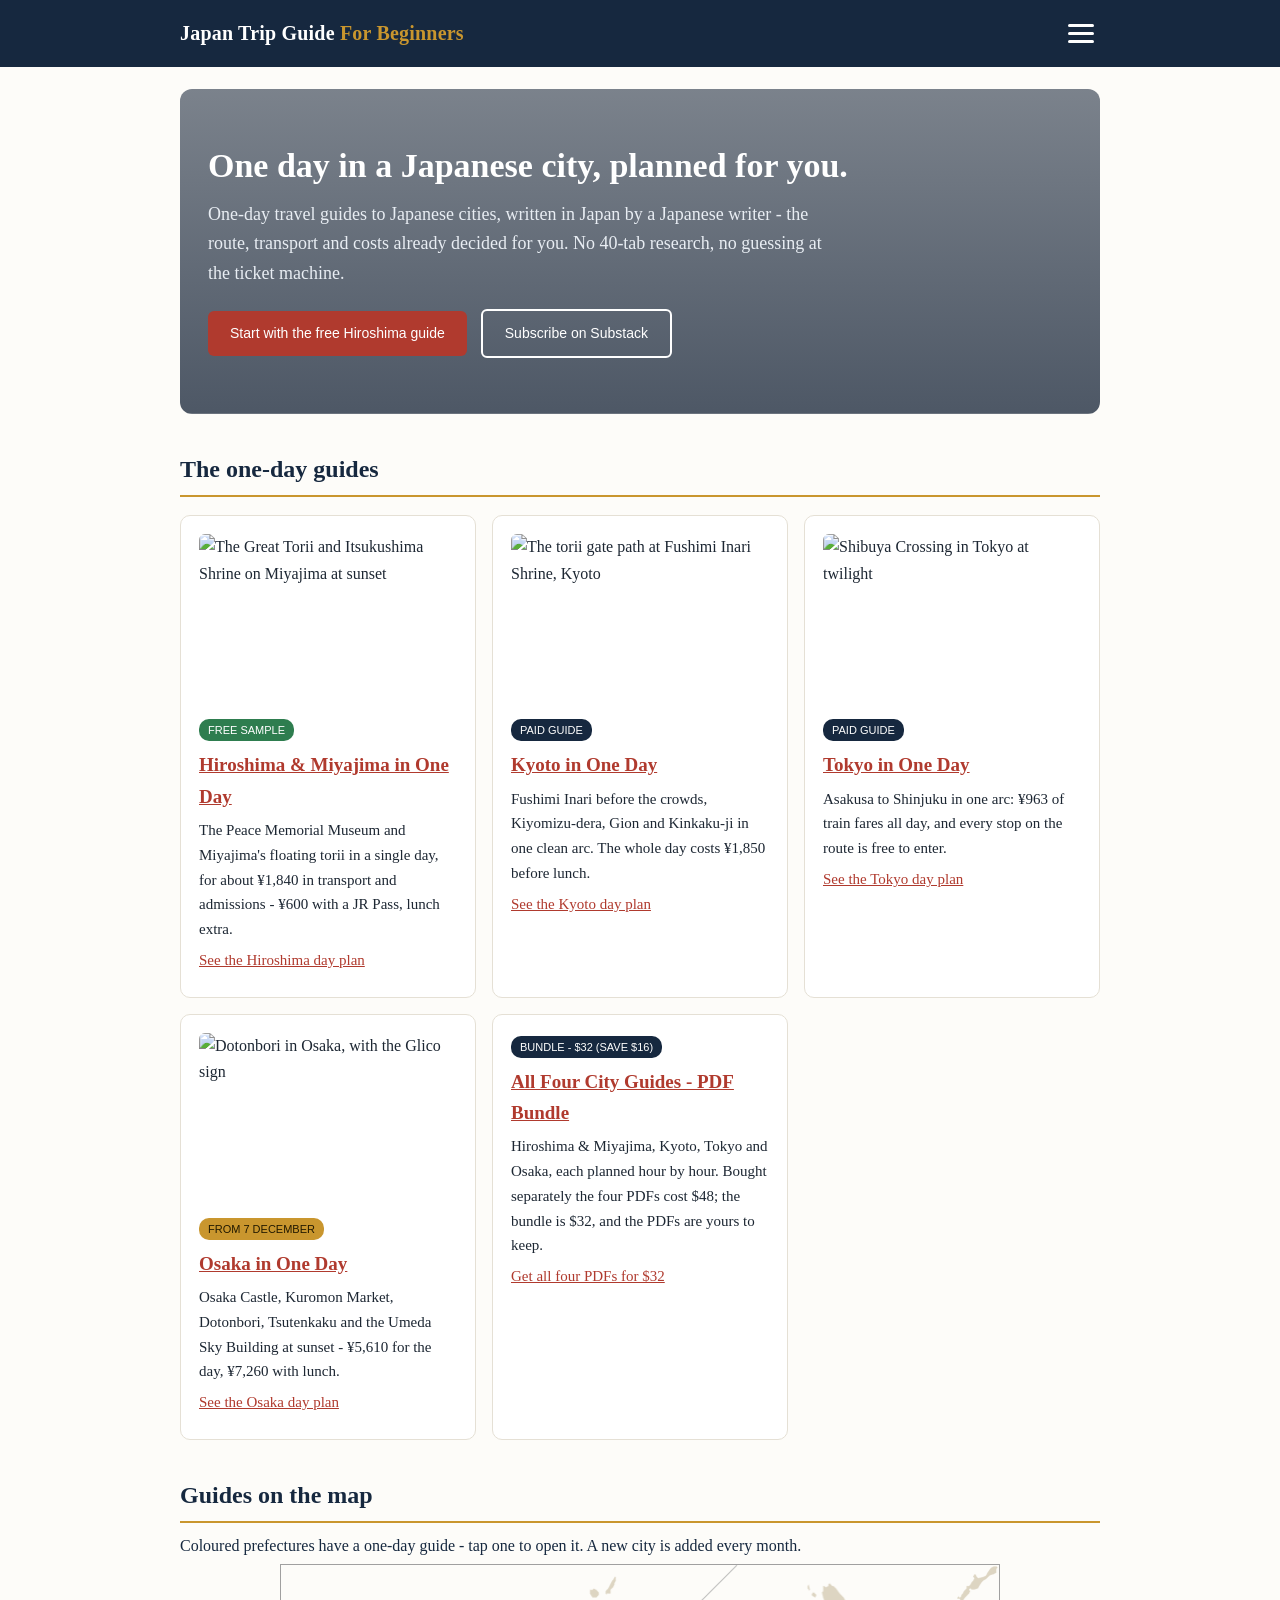
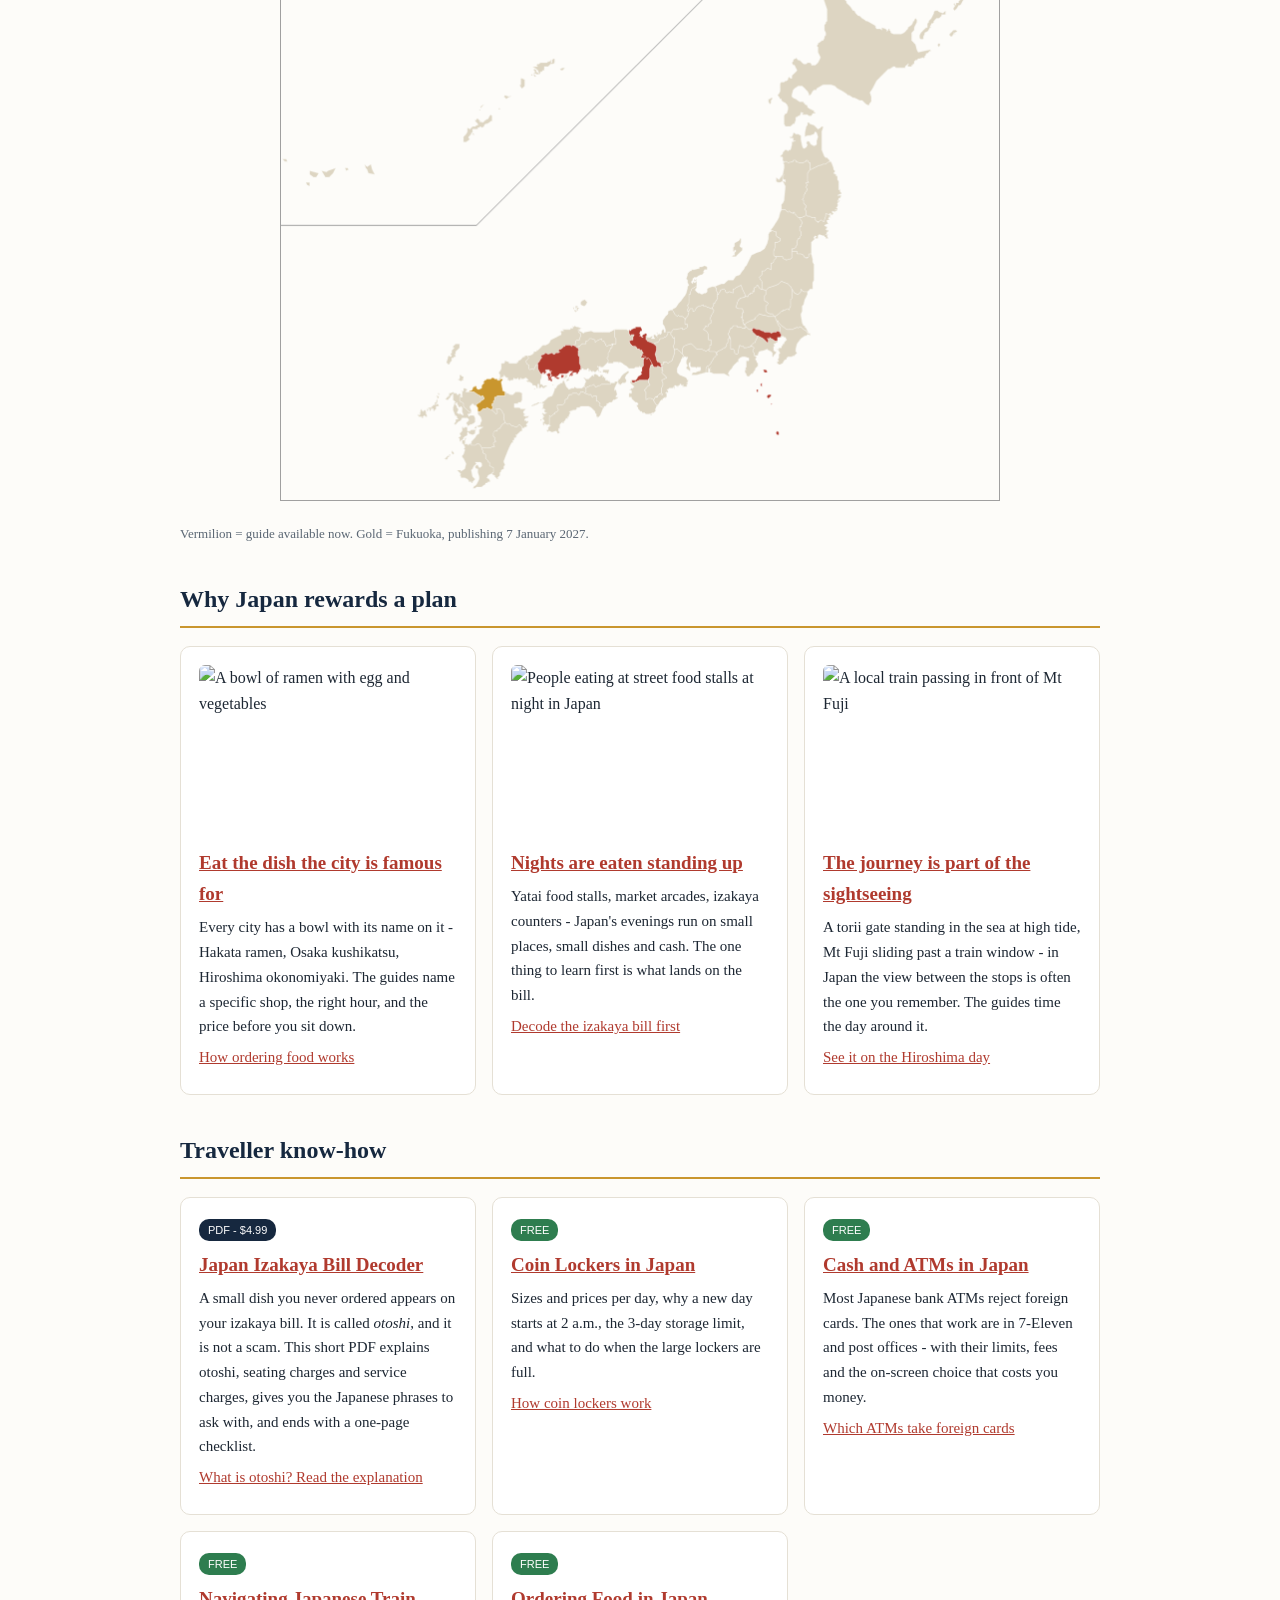
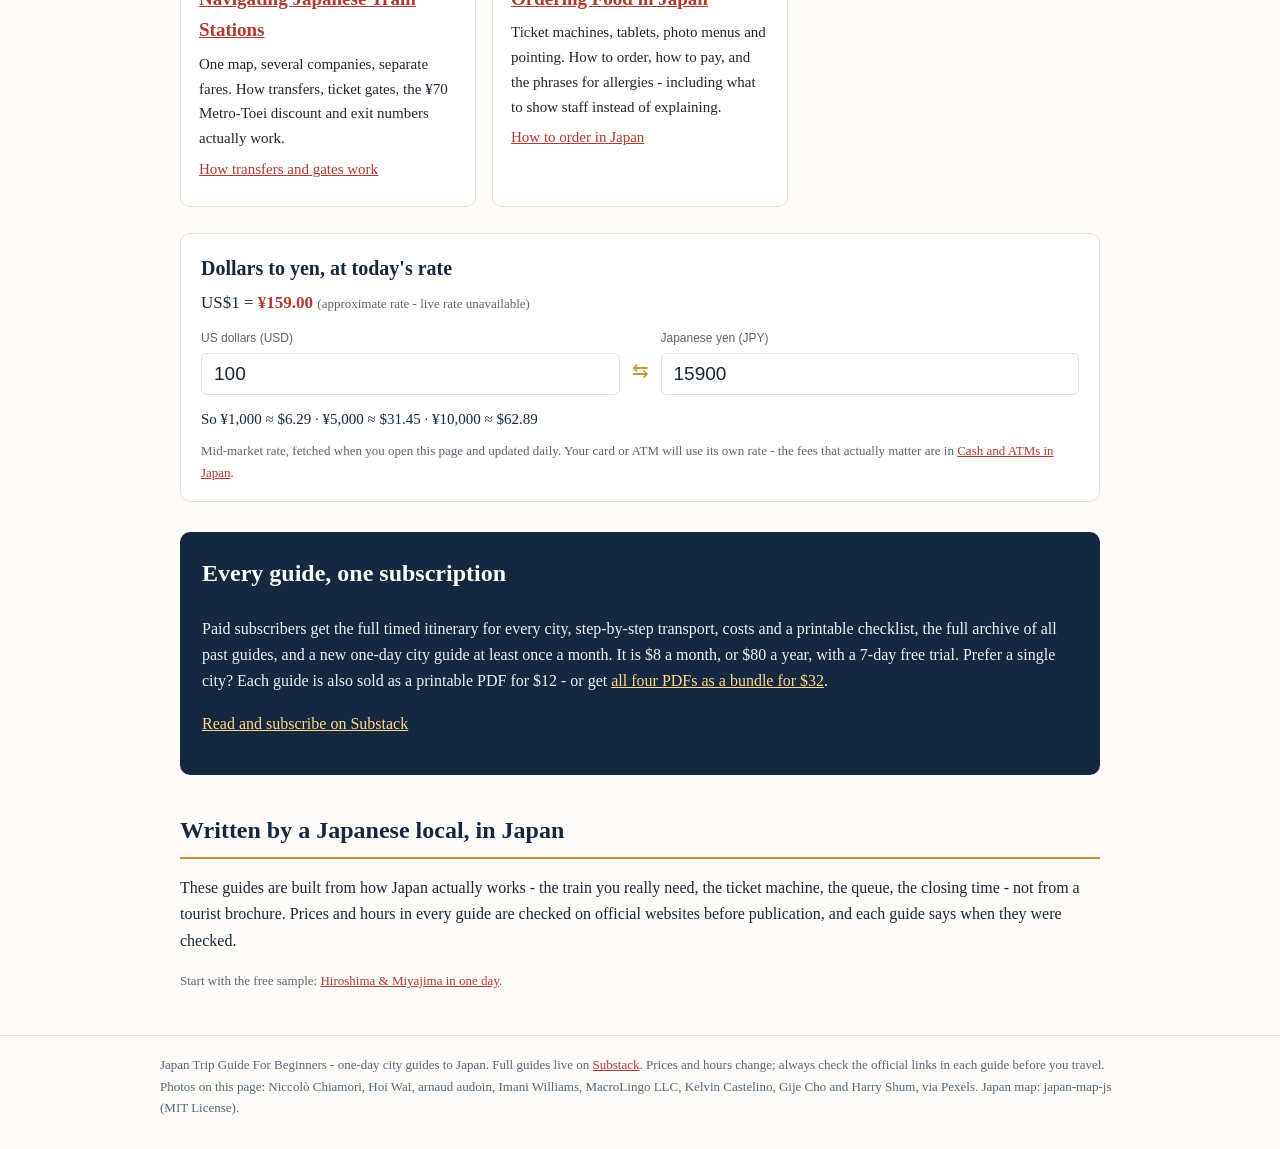
<file: index.html>
<!DOCTYPE html>
<html lang="en">
<head>
<meta charset="utf-8">
<meta name="viewport" content="width=device-width, initial-scale=1">
<title>Japan Trip Guide For Beginners - One-Day City Guides to Japan</title>
<meta name="description" content="One-day travel guides to Japanese cities, written in Japan by a Japanese writer. The route, transport and costs are already decided for you: Hiroshima, Kyoto, Tokyo and Osaka in one day each.">
<link rel="canonical" href="https://upt-project.github.io/japan-trip-guide/">
<link rel="icon" type="image/svg+xml" href="favicon.svg">
<link rel="stylesheet" href="styles.css">
<meta property="og:type" content="website">
<meta property="og:title" content="Japan Trip Guide For Beginners - One-Day City Guides to Japan">
<meta property="og:description" content="One-day travel guides to Japanese cities, written in Japan by a Japanese writer - the route, transport and costs already decided for you.">
<meta property="og:url" content="https://upt-project.github.io/japan-trip-guide/">
<meta property="og:image" content="https://images.pexels.com/photos/7204890/pexels-photo-7204890.jpeg?auto=compress&cs=tinysrgb&w=1600">
</head>
<body>
<header class="site"><div class="wrap">
<a class="brand" href="index.html">Japan Trip Guide <span>For Beginners</span></a>
<input class="nav-toggle" type="checkbox" id="nav-toggle">
<label class="nav-btn" for="nav-toggle" aria-label="Open menu"><span></span><span></span><span></span></label>
<nav class="main">
<div class="nav-group">
<p class="nav-head">City guides</p>
<a href="hiroshima.html">Hiroshima &amp; Miyajima</a>
<a href="kyoto.html">Kyoto</a>
<a href="tokyo.html">Tokyo</a>
<a href="osaka.html">Osaka</a>
</div>
<div class="nav-group">
<p class="nav-head">Japan know-how</p>
<a href="izakaya-bill-decoder.html">Izakaya Bill Decoder</a>
<a href="coin-lockers.html">Coin Lockers</a>
<a href="cash-and-atms.html">Cash and ATMs</a>
<a href="train-stations.html">Train Stations</a>
<a href="ordering-food.html">Ordering Food</a>
</div>
<a class="nav-sub" href="https://japantripguideforbeginners.substack.com">Substack - subscribe</a>
</nav>
</div></header>

<div class="wrap">
<section class="hero hero-photo">
<h1>One day in a Japanese city, planned for you.</h1>
<p class="lede">One-day travel guides to Japanese cities, written in Japan by a Japanese writer - the route, transport and costs already decided for you. No 40-tab research, no guessing at the ticket machine.</p>
<a class="btn" href="hiroshima.html">Start with the free Hiroshima guide</a>
<a class="btn secondary" href="https://japantripguideforbeginners.substack.com">Subscribe on Substack</a>
</section>

<h2>The one-day guides</h2>
<div class="cards">
<div class="card">
<img class="card-photo" src="https://images.pexels.com/photos/30825501/pexels-photo-30825501/free-photo-of-torii-gate-and-shinto-shrine-on-miyajima-island.jpeg?auto=compress&cs=tinysrgb&w=1200" alt="The Great Torii and Itsukushima Shrine on Miyajima at sunset" loading="lazy">
<span class="tag free">FREE SAMPLE</span>
<h3><a href="hiroshima.html">Hiroshima &amp; Miyajima in One Day</a></h3>
<p>The Peace Memorial Museum and Miyajima's floating torii in a single day, for about &yen;1,840 in transport and admissions - &yen;600 with a JR Pass, lunch extra.</p>
<p><a href="hiroshima.html">See the Hiroshima day plan</a></p>
</div>
<div class="card">
<img class="card-photo" src="https://images.pexels.com/photos/40884563/pexels-photo-40884563/free-photo-of-torii-gates-at-fushimi-inari-shrine-in-kyoto.jpeg?auto=compress&cs=tinysrgb&w=1200" alt="The torii gate path at Fushimi Inari Shrine, Kyoto" loading="lazy">
<span class="tag">PAID GUIDE</span>
<h3><a href="kyoto.html">Kyoto in One Day</a></h3>
<p>Fushimi Inari before the crowds, Kiyomizu-dera, Gion and Kinkaku-ji in one clean arc. The whole day costs &yen;1,850 before lunch.</p>
<p><a href="kyoto.html">See the Kyoto day plan</a></p>
</div>
<div class="card">
<img class="card-photo" src="https://images.pexels.com/photos/5905666/pexels-photo-5905666.jpeg?auto=compress&cs=tinysrgb&w=1200" alt="Shibuya Crossing in Tokyo at twilight" loading="lazy">
<span class="tag">PAID GUIDE</span>
<h3><a href="tokyo.html">Tokyo in One Day</a></h3>
<p>Asakusa to Shinjuku in one arc: &yen;963 of train fares all day, and every stop on the route is free to enter.</p>
<p><a href="tokyo.html">See the Tokyo day plan</a></p>
</div>
<div class="card">
<img class="card-photo" src="https://images.pexels.com/photos/35183439/pexels-photo-35183439/free-photo-of-vibrant-dotonbori-district-in-osaka-japan.jpeg?auto=compress&cs=tinysrgb&w=1200" alt="Dotonbori in Osaka, with the Glico sign" loading="lazy">
<span class="tag soon">FROM 7 DECEMBER</span>
<h3><a href="osaka.html">Osaka in One Day</a></h3>
<p>Osaka Castle, Kuromon Market, Dotonbori, Tsutenkaku and the Umeda Sky Building at sunset - &yen;5,610 for the day, &yen;7,260 with lunch.</p>
<p><a href="osaka.html">See the Osaka day plan</a></p>
</div>
<div class="card">
<span class="tag">BUNDLE - $32 (SAVE $16)</span>
<h3><a href="https://buy.stripe.com/28EcN689rbuc76n8dHgMw05">All Four City Guides - PDF Bundle</a></h3>
<p>Hiroshima &amp; Miyajima, Kyoto, Tokyo and Osaka, each planned hour by hour. Bought separately the four PDFs cost $48; the bundle is $32, and the PDFs are yours to keep.</p>
<p><a href="https://buy.stripe.com/28EcN689rbuc76n8dHgMw05">Get all four PDFs for $32</a></p>
</div>
</div>

<section class="mapsec" aria-label="Map of Japan showing the prefectures with guides">
<h2>Guides on the map</h2>
<p class="map-status" id="jp-status" aria-live="polite">Coloured prefectures have a one-day guide - tap one to open it. A new city is added every month.</p>
<div id="jp-map"></div>
<p class="small">Vermilion = guide available now. Gold = Fukuoka, publishing 7 January 2027.</p>
</section>

<h2>Why Japan rewards a plan</h2>
<div class="cards">
<div class="card">
<img class="card-photo" src="https://images.pexels.com/photos/23964123/pexels-photo-23964123/free-photo-of-meal-with-vegetables-and-eggs.jpeg?auto=compress&cs=tinysrgb&w=1200" alt="A bowl of ramen with egg and vegetables" loading="lazy">
<h3><a href="ordering-food.html">Eat the dish the city is famous for</a></h3>
<p>Every city has a bowl with its name on it - Hakata ramen, Osaka kushikatsu, Hiroshima okonomiyaki. The guides name a specific shop, the right hour, and the price before you sit down.</p>
<p><a href="ordering-food.html">How ordering food works</a></p>
</div>
<div class="card">
<img class="card-photo" src="https://images.pexels.com/photos/7107238/pexels-photo-7107238.jpeg?auto=compress&cs=tinysrgb&w=1200" alt="People eating at street food stalls at night in Japan" loading="lazy">
<h3><a href="izakaya-bill-decoder.html">Nights are eaten standing up</a></h3>
<p>Yatai food stalls, market arcades, izakaya counters - Japan's evenings run on small places, small dishes and cash. The one thing to learn first is what lands on the bill.</p>
<p><a href="izakaya-bill-decoder.html">Decode the izakaya bill first</a></p>
</div>
<div class="card">
<img class="card-photo" src="https://images.pexels.com/photos/6504521/pexels-photo-6504521.jpeg?auto=compress&cs=tinysrgb&w=1200" alt="A local train passing in front of Mt Fuji" loading="lazy">
<h3><a href="hiroshima.html">The journey is part of the sightseeing</a></h3>
<p>A torii gate standing in the sea at high tide, Mt Fuji sliding past a train window - in Japan the view between the stops is often the one you remember. The guides time the day around it.</p>
<p><a href="hiroshima.html">See it on the Hiroshima day</a></p>
</div>
</div>

<h2>Traveller know-how</h2>
<div class="cards">
<div class="card">
<span class="tag">PDF - $4.99</span>
<h3><a href="izakaya-bill-decoder.html">Japan Izakaya Bill Decoder</a></h3>
<p>A small dish you never ordered appears on your izakaya bill. It is called <em>otoshi</em>, and it is not a scam. This short PDF explains otoshi, seating charges and service charges, gives you the Japanese phrases to ask with, and ends with a one-page checklist.</p>
<p><a href="izakaya-bill-decoder.html">What is otoshi? Read the explanation</a></p>
</div>
<div class="card">
<span class="tag free">FREE</span>
<h3><a href="coin-lockers.html">Coin Lockers in Japan</a></h3>
<p>Sizes and prices per day, why a new day starts at 2 a.m., the 3-day storage limit, and what to do when the large lockers are full.</p>
<p><a href="coin-lockers.html">How coin lockers work</a></p>
</div>
<div class="card">
<span class="tag free">FREE</span>
<h3><a href="cash-and-atms.html">Cash and ATMs in Japan</a></h3>
<p>Most Japanese bank ATMs reject foreign cards. The ones that work are in 7-Eleven and post offices - with their limits, fees and the on-screen choice that costs you money.</p>
<p><a href="cash-and-atms.html">Which ATMs take foreign cards</a></p>
</div>
<div class="card">
<span class="tag free">FREE</span>
<h3><a href="train-stations.html">Navigating Japanese Train Stations</a></h3>
<p>One map, several companies, separate fares. How transfers, ticket gates, the &yen;70 Metro-Toei discount and exit numbers actually work.</p>
<p><a href="train-stations.html">How transfers and gates work</a></p>
</div>
<div class="card">
<span class="tag free">FREE</span>
<h3><a href="ordering-food.html">Ordering Food in Japan</a></h3>
<p>Ticket machines, tablets, photo menus and pointing. How to order, how to pay, and the phrases for allergies - including what to show staff instead of explaining.</p>
<p><a href="ordering-food.html">How to order in Japan</a></p>
</div>
</div>

<section class="fx" aria-label="US dollar to Japanese yen converter">
<h2 class="fx-title">Dollars to yen, at today's rate</h2>
<p class="fx-rate" id="fx-rate">US$1 = <b>&yen;159</b> <span class="fx-note">(approximate - loading today's rate)</span></p>
<div class="fx-row">
<label class="fx-field">US dollars (USD)
<input id="fx-usd" type="number" inputmode="decimal" min="0" step="any" value="100">
</label>
<span class="fx-arrow">&#8646;</span>
<label class="fx-field">Japanese yen (JPY)
<input id="fx-jpy" type="number" inputmode="decimal" min="0" step="any">
</label>
</div>
<p class="fx-quick" id="fx-quick"></p>
<p class="small">Mid-market rate, fetched when you open this page and updated daily. Your card or ATM will use its own rate - the fees that actually matter are in <a href="cash-and-atms.html">Cash and ATMs in Japan</a>.</p>
</section>

<div class="cta">
<h2>Every guide, one subscription</h2>
<p>Paid subscribers get the full timed itinerary for every city, step-by-step transport, costs and a printable checklist, the full archive of all past guides, and a new one-day city guide at least once a month. It is $8 a month, or $80 a year, with a 7-day free trial. Prefer a single city? Each guide is also sold as a printable PDF for $12 - or get <a href="https://buy.stripe.com/28EcN689rbuc76n8dHgMw05">all four PDFs as a bundle for $32</a>.</p>
<p><a href="https://japantripguideforbeginners.substack.com">Read and subscribe on Substack</a></p>
</div>

<h2>Written by a Japanese local, in Japan</h2>
<p>These guides are built from how Japan actually works - the train you really need, the ticket machine, the queue, the closing time - not from a tourist brochure. Prices and hours in every guide are checked on official websites before publication, and each guide says when they were checked.</p>
<p class="small">Start with the free sample: <a href="hiroshima.html">Hiroshima &amp; Miyajima in one day</a>.</p>
</div>

<footer class="site"><div class="wrap">
Japan Trip Guide For Beginners - one-day city guides to Japan. Full guides live on <a href="https://japantripguideforbeginners.substack.com">Substack</a>. Prices and hours change; always check the official links in each guide before you travel.<br>Photos on this page: Niccol&ograve; Chiamori, Hoi Wai, arnaud audoin, Imani Williams, MacroLingo LLC, Kelvin Castelino, Gije Cho and Harry Shum, via Pexels. Japan map: japan-map-js (MIT License).
</div></footer>
<script>
(function(){
  var FALLBACK_RATE = 159;
  var rate = FALLBACK_RATE;
  var usdEl = document.getElementById('fx-usd');
  var jpyEl = document.getElementById('fx-jpy');
  var rateEl = document.getElementById('fx-rate');
  var quickEl = document.getElementById('fx-quick');
  function yen(n){ return Math.round(n).toLocaleString('en-US'); }
  function renderRate(note){
    rateEl.innerHTML = 'US$1 = <b>&yen;' + rate.toFixed(2) + '</b> <span class="fx-note">(' + note + ')</span>';
    quickEl.innerHTML = 'So &yen;1,000 &asymp; $' + (1000/rate).toFixed(2) + ' &middot; &yen;5,000 &asymp; $' + (5000/rate).toFixed(2) + ' &middot; &yen;10,000 &asymp; $' + (10000/rate).toFixed(2);
  }
  function fromUsd(){
    var u = parseFloat(usdEl.value);
    jpyEl.value = isNaN(u) ? '' : Math.round(u * rate);
  }
  function fromJpy(){
    var j = parseFloat(jpyEl.value);
    usdEl.value = isNaN(j) ? '' : (j / rate).toFixed(2);
  }
  usdEl.addEventListener('input', fromUsd);
  jpyEl.addEventListener('input', fromJpy);
  renderRate('approximate - loading today\'s rate');
  fromUsd();
  function applyRate(r, when){
    rate = r;
    renderRate('today\'s rate, updated ' + when);
    fromUsd();
  }
  fetch('https://open.er-api.com/v6/latest/USD')
    .then(function(res){ return res.json(); })
    .then(function(d){
      if (d && d.rates && d.rates.JPY) {
        var when = 'today';
        if (d.time_last_update_utc) {
          var dt = new Date(d.time_last_update_utc);
          if (!isNaN(dt)) { when = dt.toLocaleDateString('en-GB', {day: 'numeric', month: 'short', year: 'numeric'}); }
        }
        applyRate(d.rates.JPY, when);
      } else { throw new Error('no rate'); }
    })
    .catch(function(){
      fetch('https://api.frankfurter.dev/v1/latest?from=USD&to=JPY')
        .then(function(res){ return res.json(); })
        .then(function(d){
          if (d && d.rates && d.rates.JPY) { applyRate(d.rates.JPY, d.date || 'today'); }
          else { renderRate('approximate rate - live rate unavailable'); }
        })
        .catch(function(){ renderRate('approximate rate - live rate unavailable'); });
    });
})();
</script>
<script src="jpmap.min.js"></script>
<script>
(function(){
  var el = document.getElementById('jp-map');
  var status = document.getElementById('jp-status');
  if (!el || !status || typeof jpmap === 'undefined') { return; }
  var DEFAULT_TEXT = status.textContent;
  var LINKS = {13: 'tokyo.html', 26: 'kyoto.html', 27: 'osaka.html', 34: 'hiroshima.html'};
  var w = Math.min(el.clientWidth || 720, 720);
  new jpmap.japanMap(el, {
    width: w,
    lang: 'en',
    movesIslands: true,
    color: '#ddd5c2',
    borderLineColor: '#ffffff',
    areas: [
      {code: 13, color: '#b03a2e'},
      {code: 26, color: '#b03a2e'},
      {code: 27, color: '#b03a2e'},
      {code: 34, color: '#b03a2e'},
      {code: 40, color: '#c9962e'}
    ],
    onHover: function(data){
      if (LINKS[data.code]) { status.textContent = data.name + ' - guide available. Tap to open it.'; }
      else if (data.code === 40) { status.textContent = 'Fukuoka - the one-day guide publishes on 7 January 2027.'; }
      else { status.textContent = data.name + ' - no guide yet.'; }
    },
    onHoverOut: function(){ status.textContent = DEFAULT_TEXT; },
    onSelect: function(data){
      if (LINKS[data.code]) { window.location.href = LINKS[data.code]; }
      else if (data.code === 40) { status.textContent = 'Fukuoka - the one-day guide publishes on 7 January 2027. Until then, Osaka is the newest guide.'; }
      else { status.textContent = data.name + ' has no guide yet - a new city is added every month.'; }
    }
  });
})();
</script>
</body>
</html>
</file>
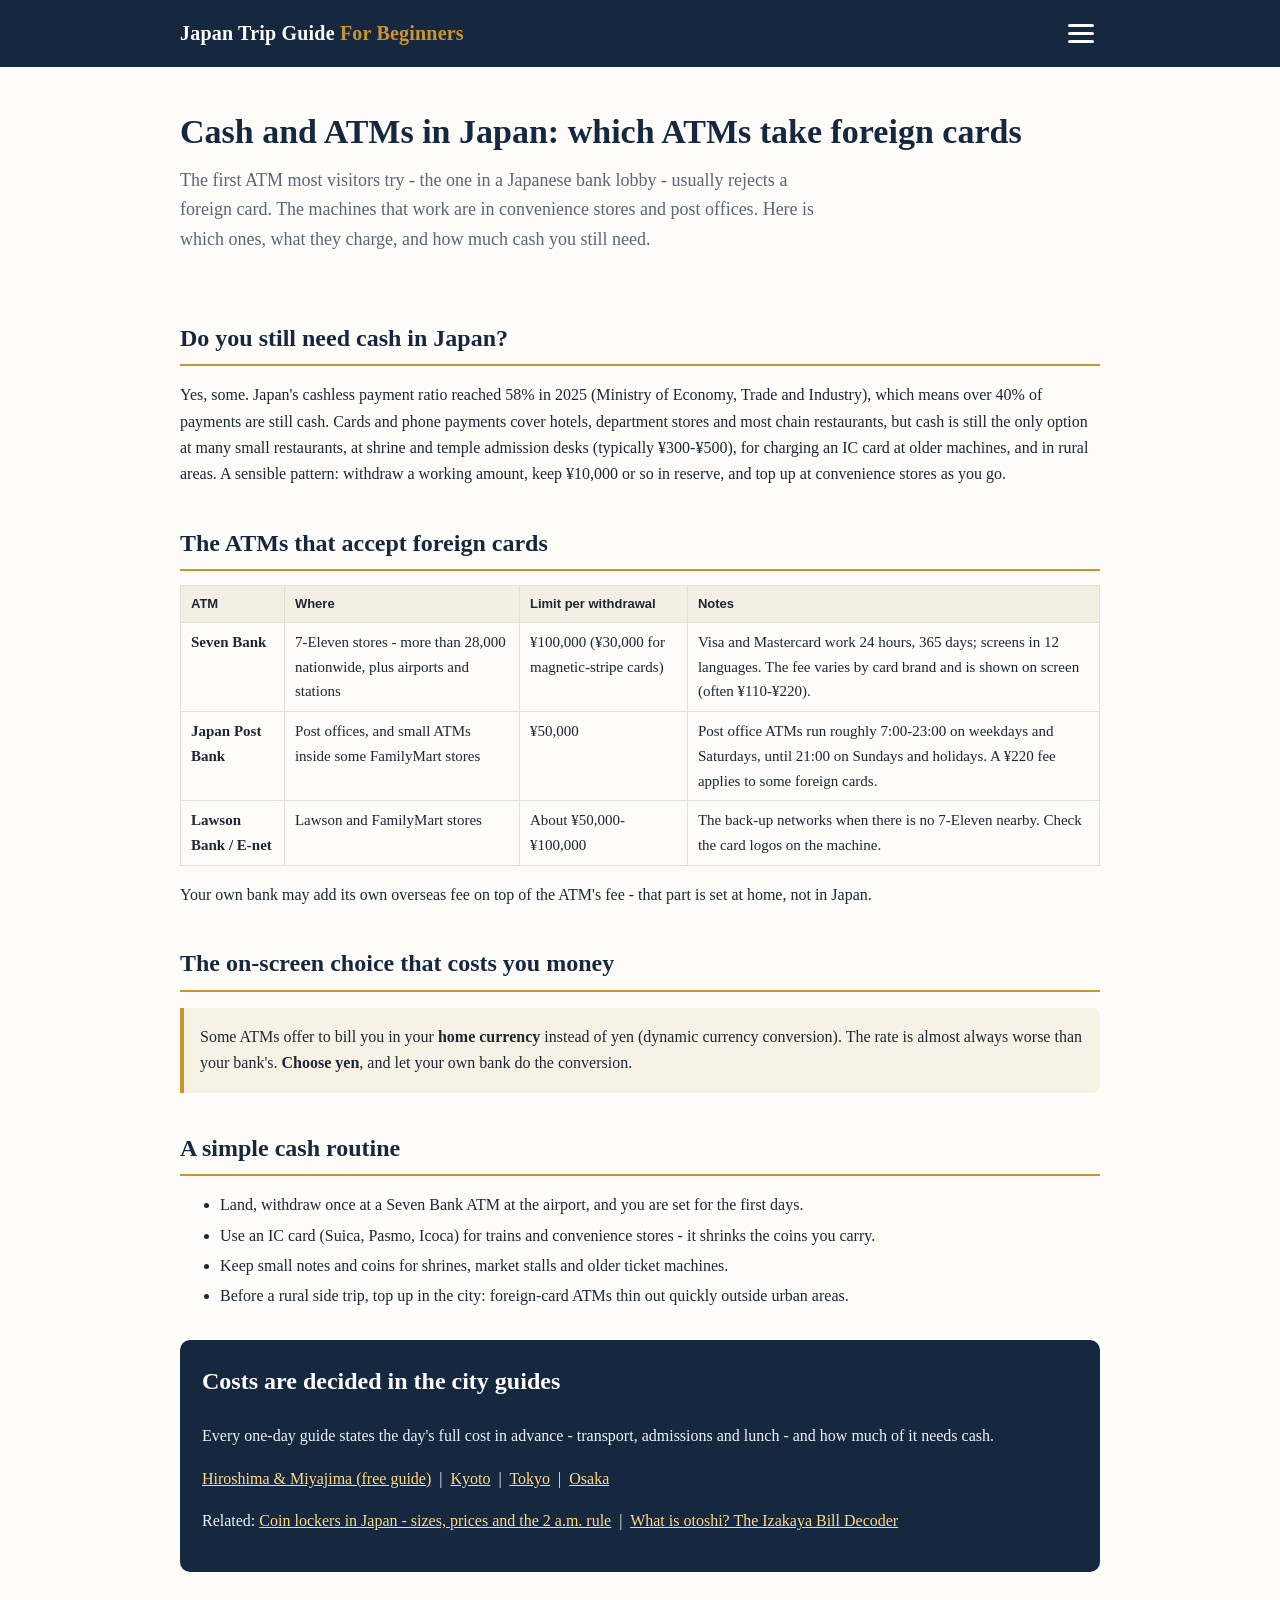
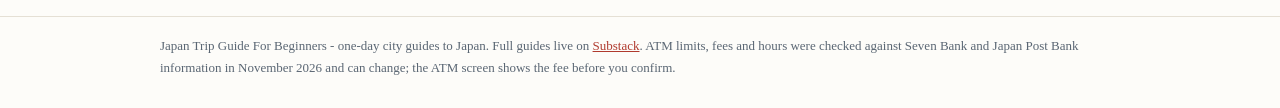
<file: cash-and-atms.html>
<!DOCTYPE html>
<html lang="en">
<head>
<meta charset="utf-8">
<meta name="viewport" content="width=device-width, initial-scale=1">
<title>Cash and ATMs in Japan - Which ATMs Take Foreign Cards</title>
<meta name="description" content="Most Japanese bank ATMs reject foreign cards. The ATMs that work are Seven Bank in 7-Eleven, Japan Post Bank and Lawson Bank: limits, fees and hours, plus how much cash you still need in a 58-percent-cashless Japan, and the on-screen choice that costs you money.">
<link rel="canonical" href="https://upt-project.github.io/japan-trip-guide/cash-and-atms.html">
<link rel="icon" type="image/svg+xml" href="favicon.svg">
<link rel="stylesheet" href="styles.css">
<meta property="og:type" content="article">
<meta property="og:title" content="Cash and ATMs in Japan - Which ATMs Take Foreign Cards">
<meta property="og:description" content="The ATMs that accept foreign cards, their limits and fees, and how much cash you still need in Japan.">
<meta property="og:url" content="https://upt-project.github.io/japan-trip-guide/cash-and-atms.html">
</head>
<body>
<header class="site"><div class="wrap">
<a class="brand" href="index.html">Japan Trip Guide <span>For Beginners</span></a>
<input class="nav-toggle" type="checkbox" id="nav-toggle">
<label class="nav-btn" for="nav-toggle" aria-label="Open menu"><span></span><span></span><span></span></label>
<nav class="main">
<div class="nav-group">
<p class="nav-head">City guides</p>
<a href="hiroshima.html">Hiroshima &amp; Miyajima</a>
<a href="kyoto.html">Kyoto</a>
<a href="tokyo.html">Tokyo</a>
<a href="osaka.html">Osaka</a>
</div>
<div class="nav-group">
<p class="nav-head">Japan know-how</p>
<a href="izakaya-bill-decoder.html">Izakaya Bill Decoder</a>
<a href="coin-lockers.html">Coin Lockers</a>
<a href="cash-and-atms.html">Cash and ATMs</a>
<a href="train-stations.html">Train Stations</a>
<a href="ordering-food.html">Ordering Food</a>
</div>
<a class="nav-sub" href="https://japantripguideforbeginners.substack.com">Substack - subscribe</a>
</nav>
</div></header>

<div class="wrap">
<section class="hero">
<h1>Cash and ATMs in Japan: which ATMs take foreign cards</h1>
<p class="lede">The first ATM most visitors try - the one in a Japanese bank lobby - usually rejects a foreign card. The machines that work are in convenience stores and post offices. Here is which ones, what they charge, and how much cash you still need.</p>
</section>

<h2>Do you still need cash in Japan?</h2>
<p>Yes, some. Japan's cashless payment ratio reached 58% in 2025 (Ministry of Economy, Trade and Industry), which means over 40% of payments are still cash. Cards and phone payments cover hotels, department stores and most chain restaurants, but cash is still the only option at many small restaurants, at shrine and temple admission desks (typically &yen;300-&yen;500), for charging an IC card at older machines, and in rural areas. A sensible pattern: withdraw a working amount, keep &yen;10,000 or so in reserve, and top up at convenience stores as you go.</p>

<h2>The ATMs that accept foreign cards</h2>
<table class="plan">
<tr><th>ATM</th><th>Where</th><th>Limit per withdrawal</th><th>Notes</th></tr>
<tr><td><strong>Seven Bank</strong></td><td>7-Eleven stores - more than 28,000 nationwide, plus airports and stations</td><td>&yen;100,000 (&yen;30,000 for magnetic-stripe cards)</td><td>Visa and Mastercard work 24 hours, 365 days; screens in 12 languages. The fee varies by card brand and is shown on screen (often &yen;110-&yen;220).</td></tr>
<tr><td><strong>Japan Post Bank</strong></td><td>Post offices, and small ATMs inside some FamilyMart stores</td><td>&yen;50,000</td><td>Post office ATMs run roughly 7:00-23:00 on weekdays and Saturdays, until 21:00 on Sundays and holidays. A &yen;220 fee applies to some foreign cards.</td></tr>
<tr><td><strong>Lawson Bank / E-net</strong></td><td>Lawson and FamilyMart stores</td><td>About &yen;50,000-&yen;100,000</td><td>The back-up networks when there is no 7-Eleven nearby. Check the card logos on the machine.</td></tr>
</table>
<p>Your own bank may add its own overseas fee on top of the ATM's fee - that part is set at home, not in Japan.</p>

<h2>The on-screen choice that costs you money</h2>
<div class="callout">
<p>Some ATMs offer to bill you in your <strong>home currency</strong> instead of yen (dynamic currency conversion). The rate is almost always worse than your bank's. <strong>Choose yen</strong>, and let your own bank do the conversion.</p>
</div>

<h2>A simple cash routine</h2>
<ul class="tight">
<li>Land, withdraw once at a Seven Bank ATM at the airport, and you are set for the first days.</li>
<li>Use an IC card (Suica, Pasmo, Icoca) for trains and convenience stores - it shrinks the coins you carry.</li>
<li>Keep small notes and coins for shrines, market stalls and older ticket machines.</li>
<li>Before a rural side trip, top up in the city: foreign-card ATMs thin out quickly outside urban areas.</li>
</ul>

<div class="cta">
<h2>Costs are decided in the city guides</h2>
<p>Every one-day guide states the day's full cost in advance - transport, admissions and lunch - and how much of it needs cash.</p>
<p><a href="hiroshima.html">Hiroshima &amp; Miyajima (free guide)</a> &nbsp;|&nbsp; <a href="kyoto.html">Kyoto</a> &nbsp;|&nbsp; <a href="tokyo.html">Tokyo</a> &nbsp;|&nbsp; <a href="osaka.html">Osaka</a></p>
<p>Related: <a href="coin-lockers.html">Coin lockers in Japan - sizes, prices and the 2 a.m. rule</a> &nbsp;|&nbsp; <a href="izakaya-bill-decoder.html">What is otoshi? The Izakaya Bill Decoder</a></p>
</div>
</div>

<footer class="site"><div class="wrap">
Japan Trip Guide For Beginners - one-day city guides to Japan. Full guides live on <a href="https://japantripguideforbeginners.substack.com">Substack</a>. ATM limits, fees and hours were checked against Seven Bank and Japan Post Bank information in November 2026 and can change; the ATM screen shows the fee before you confirm.
</div></footer>
</body>
</html>
</file>
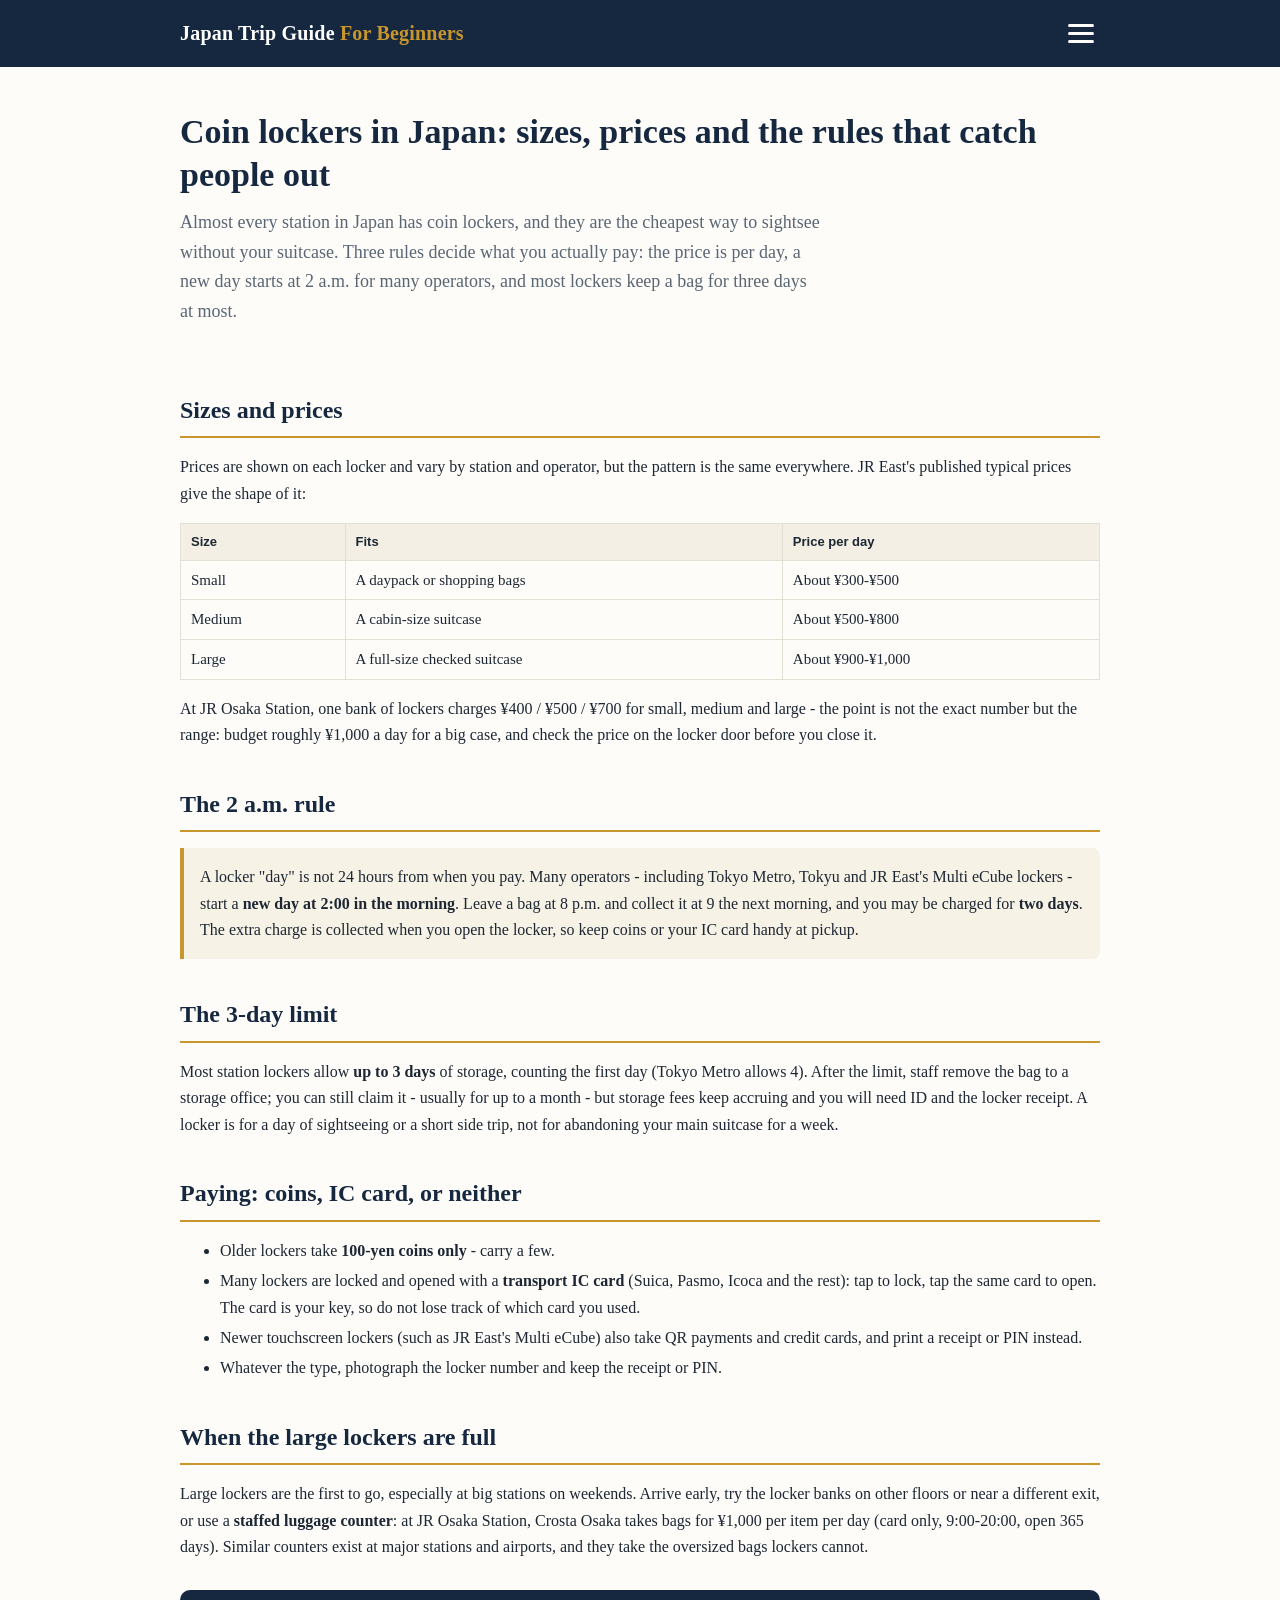
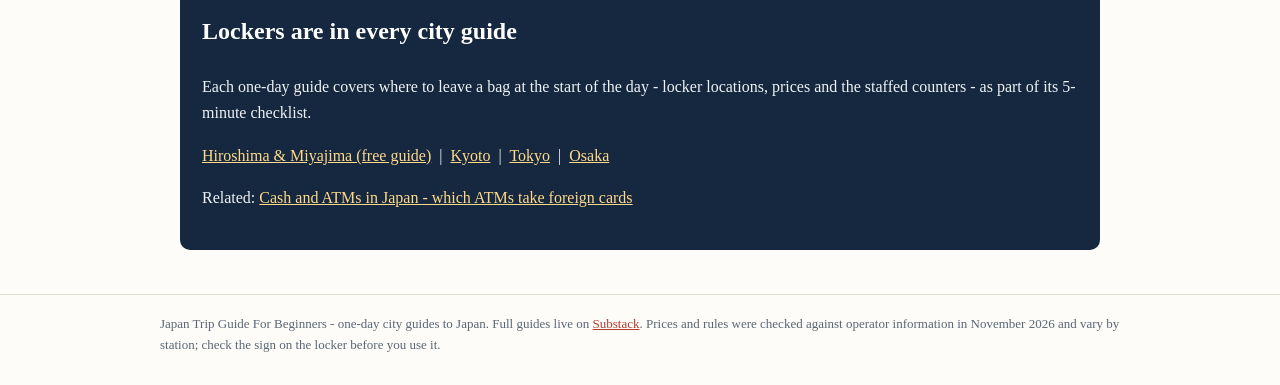
<file: coin-lockers.html>
<!DOCTYPE html>
<html lang="en">
<head>
<meta charset="utf-8">
<meta name="viewport" content="width=device-width, initial-scale=1">
<title>Coin Lockers in Japan - Sizes, Prices and the 2 a.m. Rule</title>
<meta name="description" content="How coin lockers at Japanese stations work: sizes and prices per day (about 300 to 1,000 yen), why a new day starts at 2 a.m., the 3-day storage limit, paying with coins or an IC card, and what to do when the large lockers are full.">
<link rel="canonical" href="https://upt-project.github.io/japan-trip-guide/coin-lockers.html">
<link rel="icon" type="image/svg+xml" href="favicon.svg">
<link rel="stylesheet" href="styles.css">
<meta property="og:type" content="article">
<meta property="og:title" content="Coin Lockers in Japan - Sizes, Prices and the 2 a.m. Rule">
<meta property="og:description" content="Sizes and prices per day, the 2 a.m. day rule, the 3-day limit, and what to do when the big lockers are full.">
<meta property="og:url" content="https://upt-project.github.io/japan-trip-guide/coin-lockers.html">
</head>
<body>
<header class="site"><div class="wrap">
<a class="brand" href="index.html">Japan Trip Guide <span>For Beginners</span></a>
<input class="nav-toggle" type="checkbox" id="nav-toggle">
<label class="nav-btn" for="nav-toggle" aria-label="Open menu"><span></span><span></span><span></span></label>
<nav class="main">
<div class="nav-group">
<p class="nav-head">City guides</p>
<a href="hiroshima.html">Hiroshima &amp; Miyajima</a>
<a href="kyoto.html">Kyoto</a>
<a href="tokyo.html">Tokyo</a>
<a href="osaka.html">Osaka</a>
</div>
<div class="nav-group">
<p class="nav-head">Japan know-how</p>
<a href="izakaya-bill-decoder.html">Izakaya Bill Decoder</a>
<a href="coin-lockers.html">Coin Lockers</a>
<a href="cash-and-atms.html">Cash and ATMs</a>
<a href="train-stations.html">Train Stations</a>
<a href="ordering-food.html">Ordering Food</a>
</div>
<a class="nav-sub" href="https://japantripguideforbeginners.substack.com">Substack - subscribe</a>
</nav>
</div></header>

<div class="wrap">
<section class="hero">
<h1>Coin lockers in Japan: sizes, prices and the rules that catch people out</h1>
<p class="lede">Almost every station in Japan has coin lockers, and they are the cheapest way to sightsee without your suitcase. Three rules decide what you actually pay: the price is per day, a new day starts at 2 a.m. for many operators, and most lockers keep a bag for three days at most.</p>
</section>

<h2>Sizes and prices</h2>
<p>Prices are shown on each locker and vary by station and operator, but the pattern is the same everywhere. JR East's published typical prices give the shape of it:</p>
<table class="plan">
<tr><th>Size</th><th>Fits</th><th>Price per day</th></tr>
<tr><td>Small</td><td>A daypack or shopping bags</td><td>About &yen;300-&yen;500</td></tr>
<tr><td>Medium</td><td>A cabin-size suitcase</td><td>About &yen;500-&yen;800</td></tr>
<tr><td>Large</td><td>A full-size checked suitcase</td><td>About &yen;900-&yen;1,000</td></tr>
</table>
<p>At JR Osaka Station, one bank of lockers charges &yen;400 / &yen;500 / &yen;700 for small, medium and large - the point is not the exact number but the range: budget roughly &yen;1,000 a day for a big case, and check the price on the locker door before you close it.</p>

<h2>The 2 a.m. rule</h2>
<div class="callout">
<p>A locker "day" is not 24 hours from when you pay. Many operators - including Tokyo Metro, Tokyu and JR East's Multi eCube lockers - start a <strong>new day at 2:00 in the morning</strong>. Leave a bag at 8 p.m. and collect it at 9 the next morning, and you may be charged for <strong>two days</strong>. The extra charge is collected when you open the locker, so keep coins or your IC card handy at pickup.</p>
</div>

<h2>The 3-day limit</h2>
<p>Most station lockers allow <strong>up to 3 days</strong> of storage, counting the first day (Tokyo Metro allows 4). After the limit, staff remove the bag to a storage office; you can still claim it - usually for up to a month - but storage fees keep accruing and you will need ID and the locker receipt. A locker is for a day of sightseeing or a short side trip, not for abandoning your main suitcase for a week.</p>

<h2>Paying: coins, IC card, or neither</h2>
<ul class="tight">
<li>Older lockers take <strong>100-yen coins only</strong> - carry a few.</li>
<li>Many lockers are locked and opened with a <strong>transport IC card</strong> (Suica, Pasmo, Icoca and the rest): tap to lock, tap the same card to open. The card is your key, so do not lose track of which card you used.</li>
<li>Newer touchscreen lockers (such as JR East's Multi eCube) also take QR payments and credit cards, and print a receipt or PIN instead.</li>
<li>Whatever the type, photograph the locker number and keep the receipt or PIN.</li>
</ul>

<h2>When the large lockers are full</h2>
<p>Large lockers are the first to go, especially at big stations on weekends. Arrive early, try the locker banks on other floors or near a different exit, or use a <strong>staffed luggage counter</strong>: at JR Osaka Station, Crosta Osaka takes bags for &yen;1,000 per item per day (card only, 9:00-20:00, open 365 days). Similar counters exist at major stations and airports, and they take the oversized bags lockers cannot.</p>

<div class="cta">
<h2>Lockers are in every city guide</h2>
<p>Each one-day guide covers where to leave a bag at the start of the day - locker locations, prices and the staffed counters - as part of its 5-minute checklist.</p>
<p><a href="hiroshima.html">Hiroshima &amp; Miyajima (free guide)</a> &nbsp;|&nbsp; <a href="kyoto.html">Kyoto</a> &nbsp;|&nbsp; <a href="tokyo.html">Tokyo</a> &nbsp;|&nbsp; <a href="osaka.html">Osaka</a></p>
<p>Related: <a href="cash-and-atms.html">Cash and ATMs in Japan - which ATMs take foreign cards</a></p>
</div>
</div>

<footer class="site"><div class="wrap">
Japan Trip Guide For Beginners - one-day city guides to Japan. Full guides live on <a href="https://japantripguideforbeginners.substack.com">Substack</a>. Prices and rules were checked against operator information in November 2026 and vary by station; check the sign on the locker before you use it.
</div></footer>
</body>
</html>
</file>
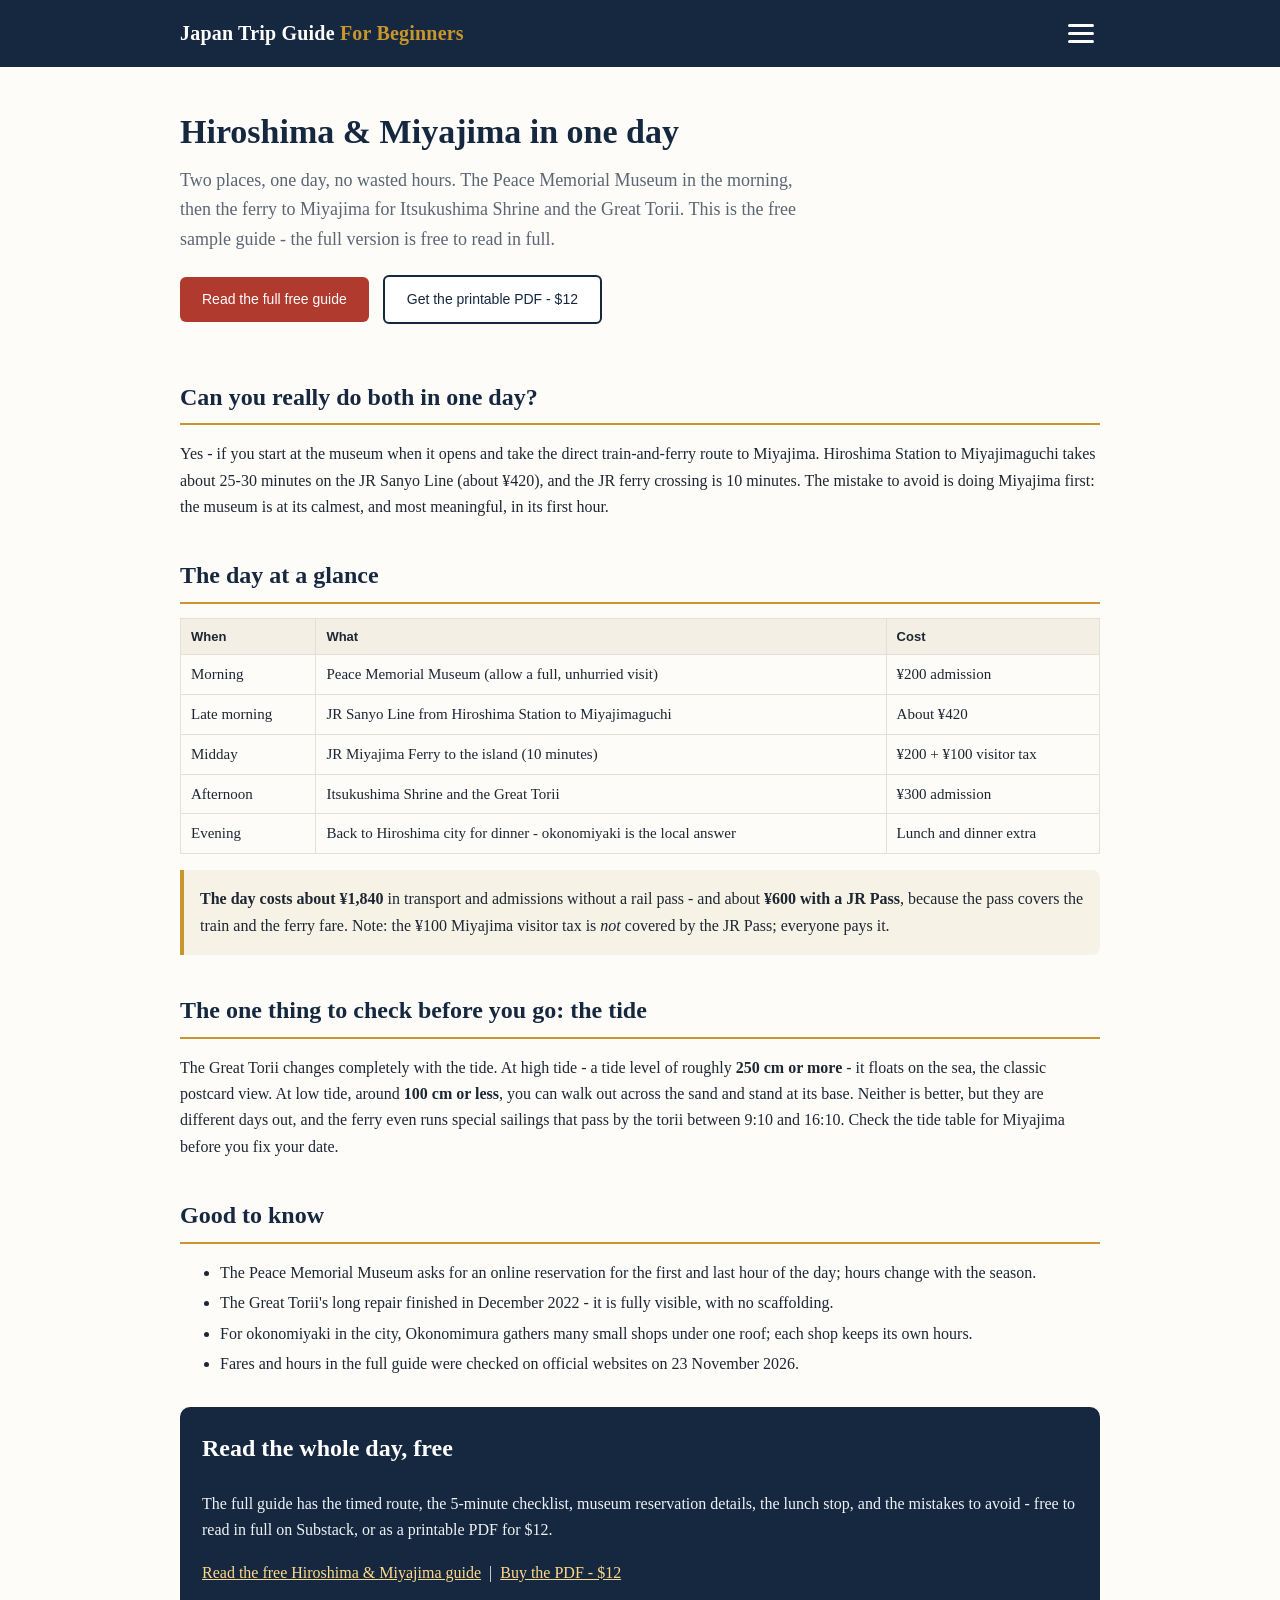
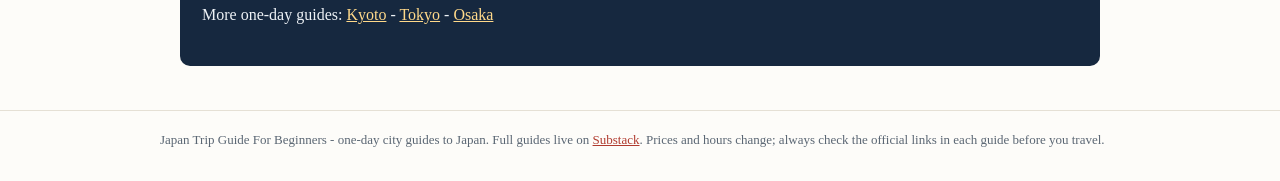
<file: hiroshima.html>
<!DOCTYPE html>
<html lang="en">
<head>
<meta charset="utf-8">
<meta name="viewport" content="width=device-width, initial-scale=1">
<title>Hiroshima &amp; Miyajima in One Day - Itinerary, Costs and Ferry Times</title>
<meta name="description" content="How to see Hiroshima and Miyajima in one day: the Peace Memorial Museum, the ferry to Miyajima, Itsukushima Shrine and the floating torii, with times and costs. About 1,840 yen for the day, 600 yen with a JR Pass. Free full guide.">
<link rel="canonical" href="https://upt-project.github.io/japan-trip-guide/hiroshima.html">
<link rel="icon" type="image/svg+xml" href="favicon.svg">
<link rel="stylesheet" href="styles.css">
<meta property="og:type" content="article">
<meta property="og:title" content="Hiroshima &amp; Miyajima in One Day - Itinerary, Costs and Ferry Times">
<meta property="og:description" content="The Peace Memorial Museum and Miyajima's floating torii in a single day, with the exact route, times and costs. The full guide is free to read.">
<meta property="og:url" content="https://upt-project.github.io/japan-trip-guide/hiroshima.html">
</head>
<body>
<header class="site"><div class="wrap">
<a class="brand" href="index.html">Japan Trip Guide <span>For Beginners</span></a>
<input class="nav-toggle" type="checkbox" id="nav-toggle">
<label class="nav-btn" for="nav-toggle" aria-label="Open menu"><span></span><span></span><span></span></label>
<nav class="main">
<div class="nav-group">
<p class="nav-head">City guides</p>
<a href="hiroshima.html">Hiroshima &amp; Miyajima</a>
<a href="kyoto.html">Kyoto</a>
<a href="tokyo.html">Tokyo</a>
<a href="osaka.html">Osaka</a>
</div>
<div class="nav-group">
<p class="nav-head">Japan know-how</p>
<a href="izakaya-bill-decoder.html">Izakaya Bill Decoder</a>
<a href="coin-lockers.html">Coin Lockers</a>
<a href="cash-and-atms.html">Cash and ATMs</a>
<a href="train-stations.html">Train Stations</a>
<a href="ordering-food.html">Ordering Food</a>
</div>
<a class="nav-sub" href="https://japantripguideforbeginners.substack.com">Substack - subscribe</a>
</nav>
</div></header>

<div class="wrap">
<section class="hero">
<h1>Hiroshima &amp; Miyajima in one day</h1>
<p class="lede">Two places, one day, no wasted hours. The Peace Memorial Museum in the morning, then the ferry to Miyajima for Itsukushima Shrine and the Great Torii. This is the free sample guide - the full version is free to read in full.</p>
<a class="btn" href="https://japantripguideforbeginners.substack.com/p/hiroshima-and-miyajima-in-one-day">Read the full free guide</a>
<a class="btn secondary" href="https://buy.stripe.com/eVqaEY0GZ8i01M30LfgMw00">Get the printable PDF - $12</a>
</section>

<h2>Can you really do both in one day?</h2>
<p>Yes - if you start at the museum when it opens and take the direct train-and-ferry route to Miyajima. Hiroshima Station to Miyajimaguchi takes about 25-30 minutes on the JR Sanyo Line (about &yen;420), and the JR ferry crossing is 10 minutes. The mistake to avoid is doing Miyajima first: the museum is at its calmest, and most meaningful, in its first hour.</p>

<h2>The day at a glance</h2>
<table class="plan">
<tr><th>When</th><th>What</th><th>Cost</th></tr>
<tr><td>Morning</td><td>Peace Memorial Museum (allow a full, unhurried visit)</td><td>&yen;200 admission</td></tr>
<tr><td>Late morning</td><td>JR Sanyo Line from Hiroshima Station to Miyajimaguchi</td><td>About &yen;420</td></tr>
<tr><td>Midday</td><td>JR Miyajima Ferry to the island (10 minutes)</td><td>&yen;200 + &yen;100 visitor tax</td></tr>
<tr><td>Afternoon</td><td>Itsukushima Shrine and the Great Torii</td><td>&yen;300 admission</td></tr>
<tr><td>Evening</td><td>Back to Hiroshima city for dinner - okonomiyaki is the local answer</td><td>Lunch and dinner extra</td></tr>
</table>
<div class="callout">
<p><strong>The day costs about &yen;1,840</strong> in transport and admissions without a rail pass - and about <strong>&yen;600 with a JR Pass</strong>, because the pass covers the train and the ferry fare. Note: the &yen;100 Miyajima visitor tax is <em>not</em> covered by the JR Pass; everyone pays it.</p>
</div>

<h2>The one thing to check before you go: the tide</h2>
<p>The Great Torii changes completely with the tide. At high tide - a tide level of roughly <strong>250 cm or more</strong> - it floats on the sea, the classic postcard view. At low tide, around <strong>100 cm or less</strong>, you can walk out across the sand and stand at its base. Neither is better, but they are different days out, and the ferry even runs special sailings that pass by the torii between 9:10 and 16:10. Check the tide table for Miyajima before you fix your date.</p>

<h2>Good to know</h2>
<ul class="tight">
<li>The Peace Memorial Museum asks for an online reservation for the first and last hour of the day; hours change with the season.</li>
<li>The Great Torii's long repair finished in December 2022 - it is fully visible, with no scaffolding.</li>
<li>For okonomiyaki in the city, Okonomimura gathers many small shops under one roof; each shop keeps its own hours.</li>
<li>Fares and hours in the full guide were checked on official websites on 23 November 2026.</li>
</ul>

<div class="cta">
<h2>Read the whole day, free</h2>
<p>The full guide has the timed route, the 5-minute checklist, museum reservation details, the lunch stop, and the mistakes to avoid - free to read in full on Substack, or as a printable PDF for $12.</p>
<p><a href="https://japantripguideforbeginners.substack.com/p/hiroshima-and-miyajima-in-one-day">Read the free Hiroshima &amp; Miyajima guide</a> &nbsp;|&nbsp; <a href="https://buy.stripe.com/eVqaEY0GZ8i01M30LfgMw00">Buy the PDF - $12</a></p>
<p>More one-day guides: <a href="kyoto.html">Kyoto</a> - <a href="tokyo.html">Tokyo</a> - <a href="osaka.html">Osaka</a></p>
</div>
</div>

<footer class="site"><div class="wrap">
Japan Trip Guide For Beginners - one-day city guides to Japan. Full guides live on <a href="https://japantripguideforbeginners.substack.com">Substack</a>. Prices and hours change; always check the official links in each guide before you travel.
</div></footer>
</body>
</html>
</file>
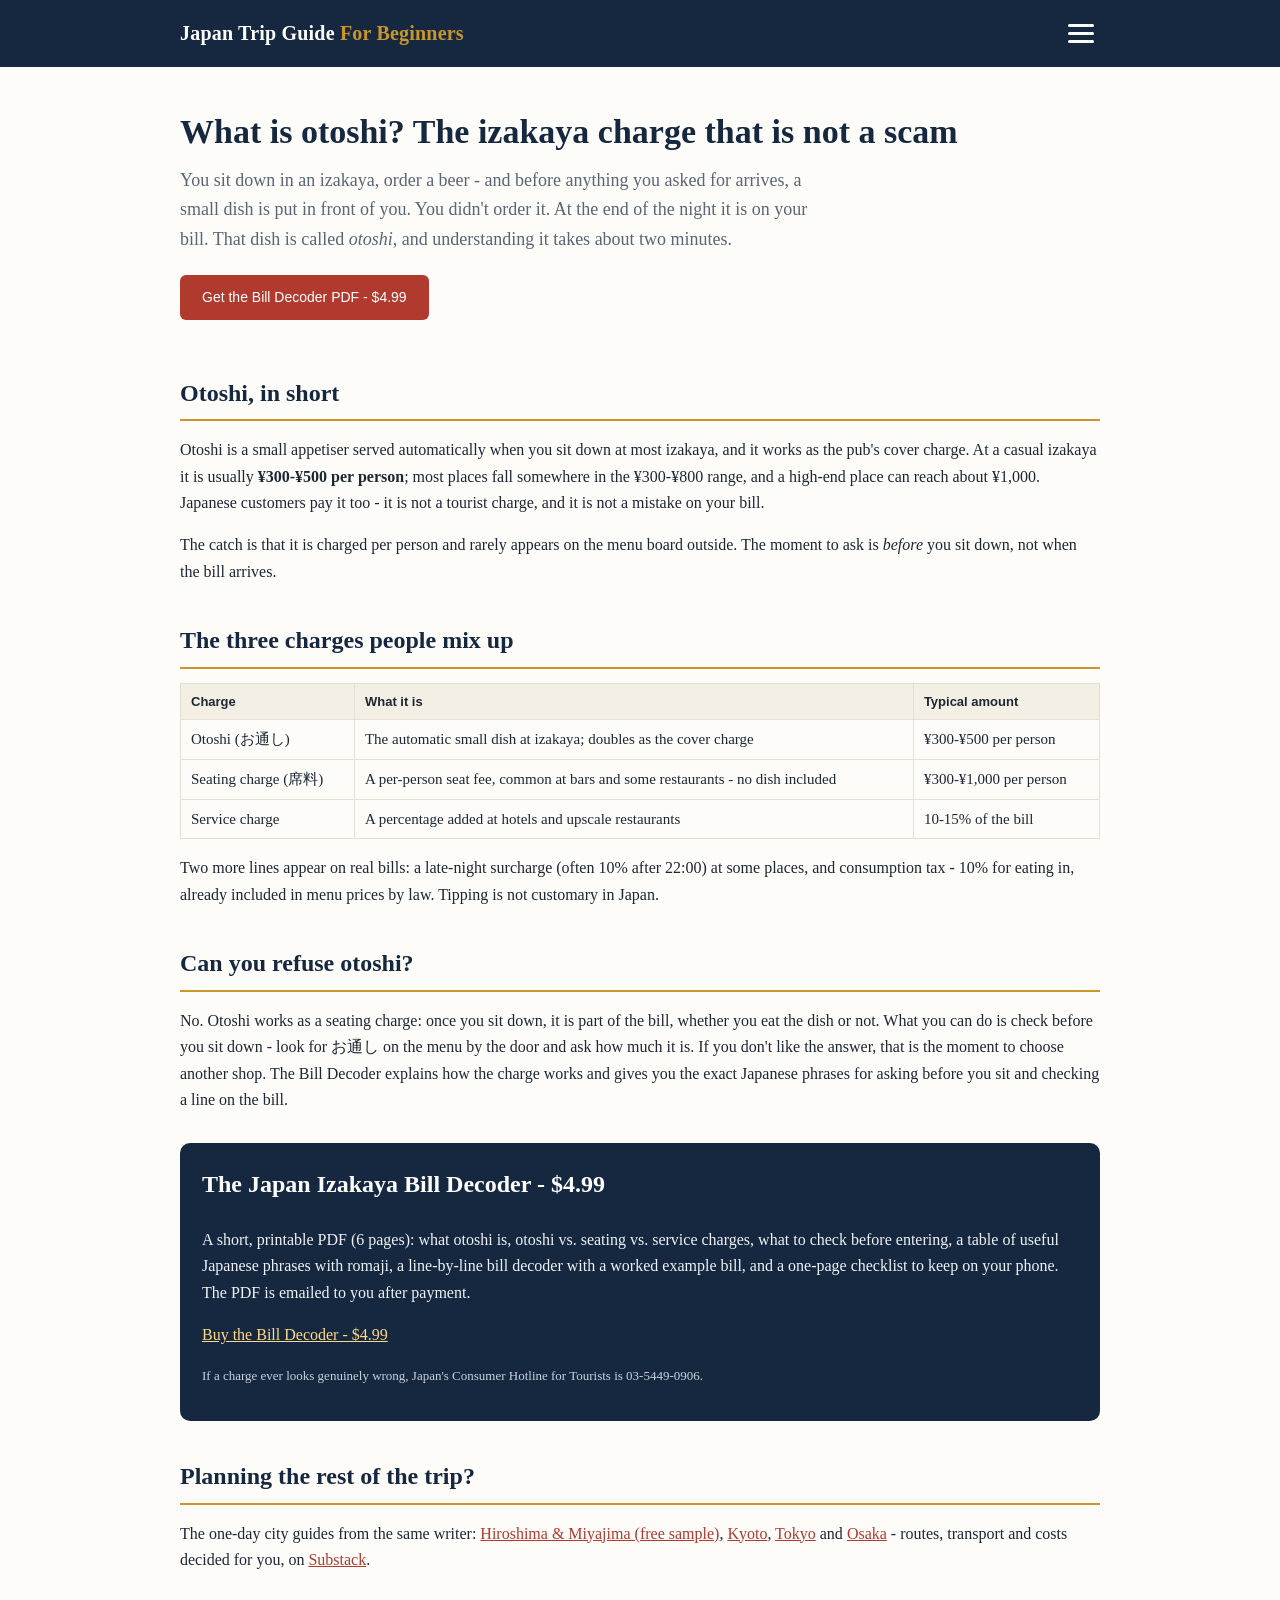
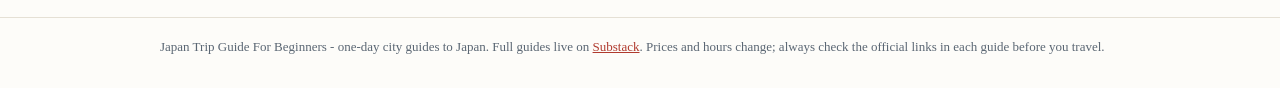
<file: izakaya-bill-decoder.html>
<!DOCTYPE html>
<html lang="en">
<head>
<meta charset="utf-8">
<meta name="viewport" content="width=device-width, initial-scale=1">
<title>What Is Otoshi? Japanese Izakaya Charges Explained - Bill Decoder</title>
<meta name="description" content="A small dish you never ordered appears on your izakaya bill in Japan. It is called otoshi - a cover charge of about 300-500 yen, not a scam. Otoshi, seating charges and service charges explained, with the Japanese phrases to ask with.">
<link rel="canonical" href="https://upt-project.github.io/japan-trip-guide/izakaya-bill-decoder.html">
<link rel="icon" type="image/svg+xml" href="favicon.svg">
<link rel="stylesheet" href="styles.css">
<meta property="og:type" content="article">
<meta property="og:title" content="What Is Otoshi? Japanese Izakaya Charges Explained">
<meta property="og:description" content="Otoshi, seating charges and service charges at Japanese izakaya, explained - plus the phrases to ask with and a one-page checklist. PDF $4.99.">
<meta property="og:url" content="https://upt-project.github.io/japan-trip-guide/izakaya-bill-decoder.html">
</head>
<body>
<header class="site"><div class="wrap">
<a class="brand" href="index.html">Japan Trip Guide <span>For Beginners</span></a>
<input class="nav-toggle" type="checkbox" id="nav-toggle">
<label class="nav-btn" for="nav-toggle" aria-label="Open menu"><span></span><span></span><span></span></label>
<nav class="main">
<div class="nav-group">
<p class="nav-head">City guides</p>
<a href="hiroshima.html">Hiroshima &amp; Miyajima</a>
<a href="kyoto.html">Kyoto</a>
<a href="tokyo.html">Tokyo</a>
<a href="osaka.html">Osaka</a>
</div>
<div class="nav-group">
<p class="nav-head">Japan know-how</p>
<a href="izakaya-bill-decoder.html">Izakaya Bill Decoder</a>
<a href="coin-lockers.html">Coin Lockers</a>
<a href="cash-and-atms.html">Cash and ATMs</a>
<a href="train-stations.html">Train Stations</a>
<a href="ordering-food.html">Ordering Food</a>
</div>
<a class="nav-sub" href="https://japantripguideforbeginners.substack.com">Substack - subscribe</a>
</nav>
</div></header>

<div class="wrap">
<section class="hero">
<h1>What is otoshi? The izakaya charge that is not a scam</h1>
<p class="lede">You sit down in an izakaya, order a beer - and before anything you asked for arrives, a small dish is put in front of you. You didn't order it. At the end of the night it is on your bill. That dish is called <em>otoshi</em>, and understanding it takes about two minutes.</p>
<a class="btn" href="https://buy.stripe.com/00w00kexPcyg62j1PjgMw04">Get the Bill Decoder PDF - $4.99</a>
</section>

<h2>Otoshi, in short</h2>
<p>Otoshi is a small appetiser served automatically when you sit down at most izakaya, and it works as the pub's cover charge. At a casual izakaya it is usually <strong>&yen;300-&yen;500 per person</strong>; most places fall somewhere in the &yen;300-&yen;800 range, and a high-end place can reach about &yen;1,000. Japanese customers pay it too - it is not a tourist charge, and it is not a mistake on your bill.</p>
<p>The catch is that it is charged per person and rarely appears on the menu board outside. The moment to ask is <em>before</em> you sit down, not when the bill arrives.</p>

<h2>The three charges people mix up</h2>
<table class="plan">
<tr><th>Charge</th><th>What it is</th><th>Typical amount</th></tr>
<tr><td>Otoshi (お通し)</td><td>The automatic small dish at izakaya; doubles as the cover charge</td><td>&yen;300-&yen;500 per person</td></tr>
<tr><td>Seating charge (席料)</td><td>A per-person seat fee, common at bars and some restaurants - no dish included</td><td>&yen;300-&yen;1,000 per person</td></tr>
<tr><td>Service charge</td><td>A percentage added at hotels and upscale restaurants</td><td>10-15% of the bill</td></tr>
</table>
<p>Two more lines appear on real bills: a late-night surcharge (often 10% after 22:00) at some places, and consumption tax - 10% for eating in, already included in menu prices by law. Tipping is not customary in Japan.</p>

<h2>Can you refuse otoshi?</h2>
<p>No. Otoshi works as a seating charge: once you sit down, it is part of the bill, whether you eat the dish or not. What you can do is check before you sit down - look for お通し on the menu by the door and ask how much it is. If you don't like the answer, that is the moment to choose another shop. The Bill Decoder explains how the charge works and gives you the exact Japanese phrases for asking before you sit and checking a line on the bill.</p>

<div class="cta">
<h2>The Japan Izakaya Bill Decoder - $4.99</h2>
<p>A short, printable PDF (6 pages): what otoshi is, otoshi vs. seating vs. service charges, what to check before entering, a table of useful Japanese phrases with romaji, a line-by-line bill decoder with a worked example bill, and a one-page checklist to keep on your phone. The PDF is emailed to you after payment.</p>
<p><a href="https://buy.stripe.com/00w00kexPcyg62j1PjgMw04">Buy the Bill Decoder - $4.99</a></p>
<p class="small" style="color:#c8d2dd">If a charge ever looks genuinely wrong, Japan's Consumer Hotline for Tourists is 03-5449-0906.</p>
</div>

<h2>Planning the rest of the trip?</h2>
<p>The one-day city guides from the same writer: <a href="hiroshima.html">Hiroshima &amp; Miyajima (free sample)</a>, <a href="kyoto.html">Kyoto</a>, <a href="tokyo.html">Tokyo</a> and <a href="osaka.html">Osaka</a> - routes, transport and costs decided for you, on <a href="https://japantripguideforbeginners.substack.com">Substack</a>.</p>
</div>

<footer class="site"><div class="wrap">
Japan Trip Guide For Beginners - one-day city guides to Japan. Full guides live on <a href="https://japantripguideforbeginners.substack.com">Substack</a>. Prices and hours change; always check the official links in each guide before you travel.
</div></footer>
</body>
</html>
</file>
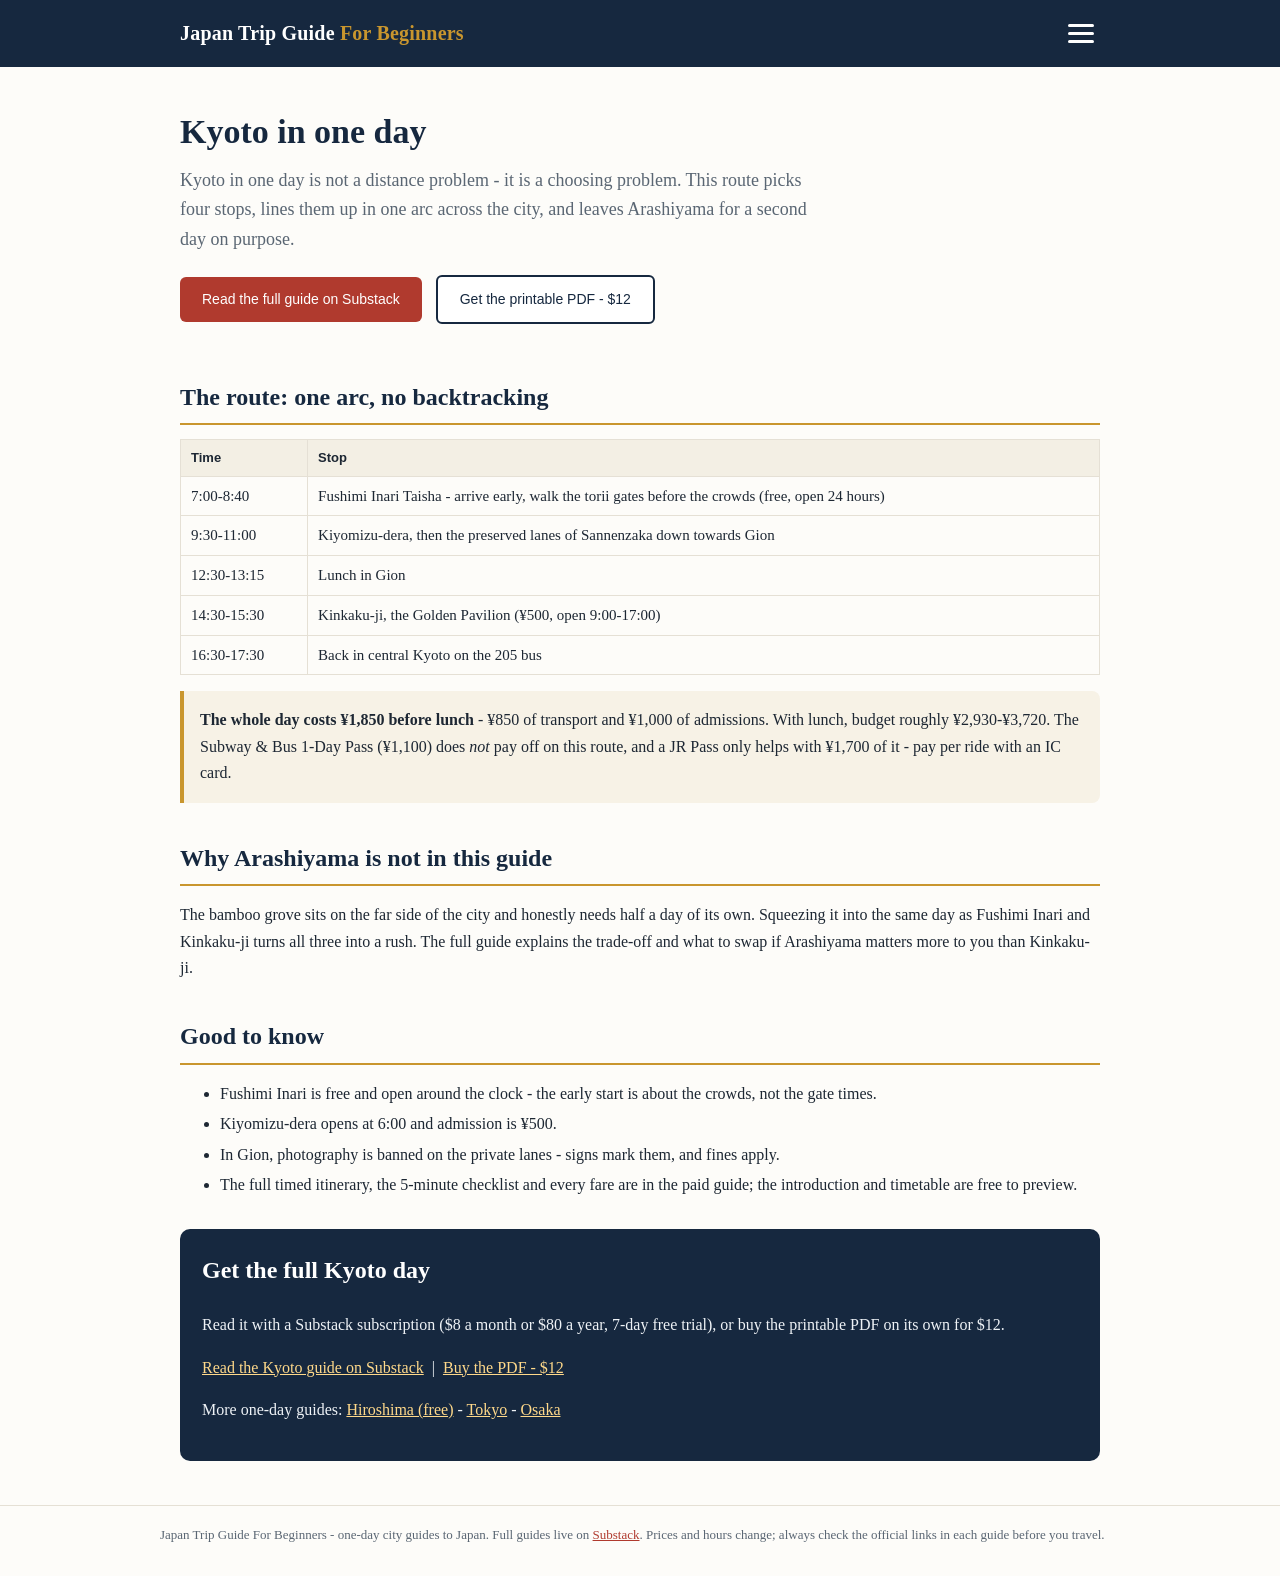
<file: kyoto.html>
<!DOCTYPE html>
<html lang="en">
<head>
<meta charset="utf-8">
<meta name="viewport" content="width=device-width, initial-scale=1">
<title>Kyoto in One Day - A First-Timer's Itinerary and Costs</title>
<meta name="description" content="Kyoto in one day for first-time visitors: Fushimi Inari early, Kiyomizu-dera, Gion and Kinkaku-ji in one arc with no backtracking. Transport 850 yen, admissions 1,000 yen - 1,850 yen for the day before lunch.">
<link rel="canonical" href="https://upt-project.github.io/japan-trip-guide/kyoto.html">
<link rel="icon" type="image/svg+xml" href="favicon.svg">
<link rel="stylesheet" href="styles.css">
<meta property="og:type" content="article">
<meta property="og:title" content="Kyoto in One Day - A First-Timer's Itinerary and Costs">
<meta property="og:description" content="Fushimi Inari before the crowds, Kiyomizu-dera, Gion and Kinkaku-ji in one clean arc. 1,850 yen for the day before lunch.">
<meta property="og:url" content="https://upt-project.github.io/japan-trip-guide/kyoto.html">
</head>
<body>
<header class="site"><div class="wrap">
<a class="brand" href="index.html">Japan Trip Guide <span>For Beginners</span></a>
<input class="nav-toggle" type="checkbox" id="nav-toggle">
<label class="nav-btn" for="nav-toggle" aria-label="Open menu"><span></span><span></span><span></span></label>
<nav class="main">
<div class="nav-group">
<p class="nav-head">City guides</p>
<a href="hiroshima.html">Hiroshima &amp; Miyajima</a>
<a href="kyoto.html">Kyoto</a>
<a href="tokyo.html">Tokyo</a>
<a href="osaka.html">Osaka</a>
</div>
<div class="nav-group">
<p class="nav-head">Japan know-how</p>
<a href="izakaya-bill-decoder.html">Izakaya Bill Decoder</a>
<a href="coin-lockers.html">Coin Lockers</a>
<a href="cash-and-atms.html">Cash and ATMs</a>
<a href="train-stations.html">Train Stations</a>
<a href="ordering-food.html">Ordering Food</a>
</div>
<a class="nav-sub" href="https://japantripguideforbeginners.substack.com">Substack - subscribe</a>
</nav>
</div></header>

<div class="wrap">
<section class="hero">
<h1>Kyoto in one day</h1>
<p class="lede">Kyoto in one day is not a distance problem - it is a choosing problem. This route picks four stops, lines them up in one arc across the city, and leaves Arashiyama for a second day on purpose.</p>
<a class="btn" href="https://japantripguideforbeginners.substack.com/p/kyoto-in-one-day-a-first-timers-guide">Read the full guide on Substack</a>
<a class="btn secondary" href="https://buy.stripe.com/dRmfZi4Xf55O76nfG9gMw01">Get the printable PDF - $12</a>
</section>

<h2>The route: one arc, no backtracking</h2>
<table class="plan">
<tr><th>Time</th><th>Stop</th></tr>
<tr><td>7:00-8:40</td><td>Fushimi Inari Taisha - arrive early, walk the torii gates before the crowds (free, open 24 hours)</td></tr>
<tr><td>9:30-11:00</td><td>Kiyomizu-dera, then the preserved lanes of Sannenzaka down towards Gion</td></tr>
<tr><td>12:30-13:15</td><td>Lunch in Gion</td></tr>
<tr><td>14:30-15:30</td><td>Kinkaku-ji, the Golden Pavilion (&yen;500, open 9:00-17:00)</td></tr>
<tr><td>16:30-17:30</td><td>Back in central Kyoto on the 205 bus</td></tr>
</table>
<div class="callout">
<p><strong>The whole day costs &yen;1,850 before lunch</strong> - &yen;850 of transport and &yen;1,000 of admissions. With lunch, budget roughly &yen;2,930-&yen;3,720. The Subway &amp; Bus 1-Day Pass (&yen;1,100) does <em>not</em> pay off on this route, and a JR Pass only helps with &yen;1,700 of it - pay per ride with an IC card.</p>
</div>

<h2>Why Arashiyama is not in this guide</h2>
<p>The bamboo grove sits on the far side of the city and honestly needs half a day of its own. Squeezing it into the same day as Fushimi Inari and Kinkaku-ji turns all three into a rush. The full guide explains the trade-off and what to swap if Arashiyama matters more to you than Kinkaku-ji.</p>

<h2>Good to know</h2>
<ul class="tight">
<li>Fushimi Inari is free and open around the clock - the early start is about the crowds, not the gate times.</li>
<li>Kiyomizu-dera opens at 6:00 and admission is &yen;500.</li>
<li>In Gion, photography is banned on the private lanes - signs mark them, and fines apply.</li>
<li>The full timed itinerary, the 5-minute checklist and every fare are in the paid guide; the introduction and timetable are free to preview.</li>
</ul>

<div class="cta">
<h2>Get the full Kyoto day</h2>
<p>Read it with a Substack subscription ($8 a month or $80 a year, 7-day free trial), or buy the printable PDF on its own for $12.</p>
<p><a href="https://japantripguideforbeginners.substack.com/p/kyoto-in-one-day-a-first-timers-guide">Read the Kyoto guide on Substack</a> &nbsp;|&nbsp; <a href="https://buy.stripe.com/dRmfZi4Xf55O76nfG9gMw01">Buy the PDF - $12</a></p>
<p>More one-day guides: <a href="hiroshima.html">Hiroshima (free)</a> - <a href="tokyo.html">Tokyo</a> - <a href="osaka.html">Osaka</a></p>
</div>
</div>

<footer class="site"><div class="wrap">
Japan Trip Guide For Beginners - one-day city guides to Japan. Full guides live on <a href="https://japantripguideforbeginners.substack.com">Substack</a>. Prices and hours change; always check the official links in each guide before you travel.
</div></footer>
</body>
</html>
</file>
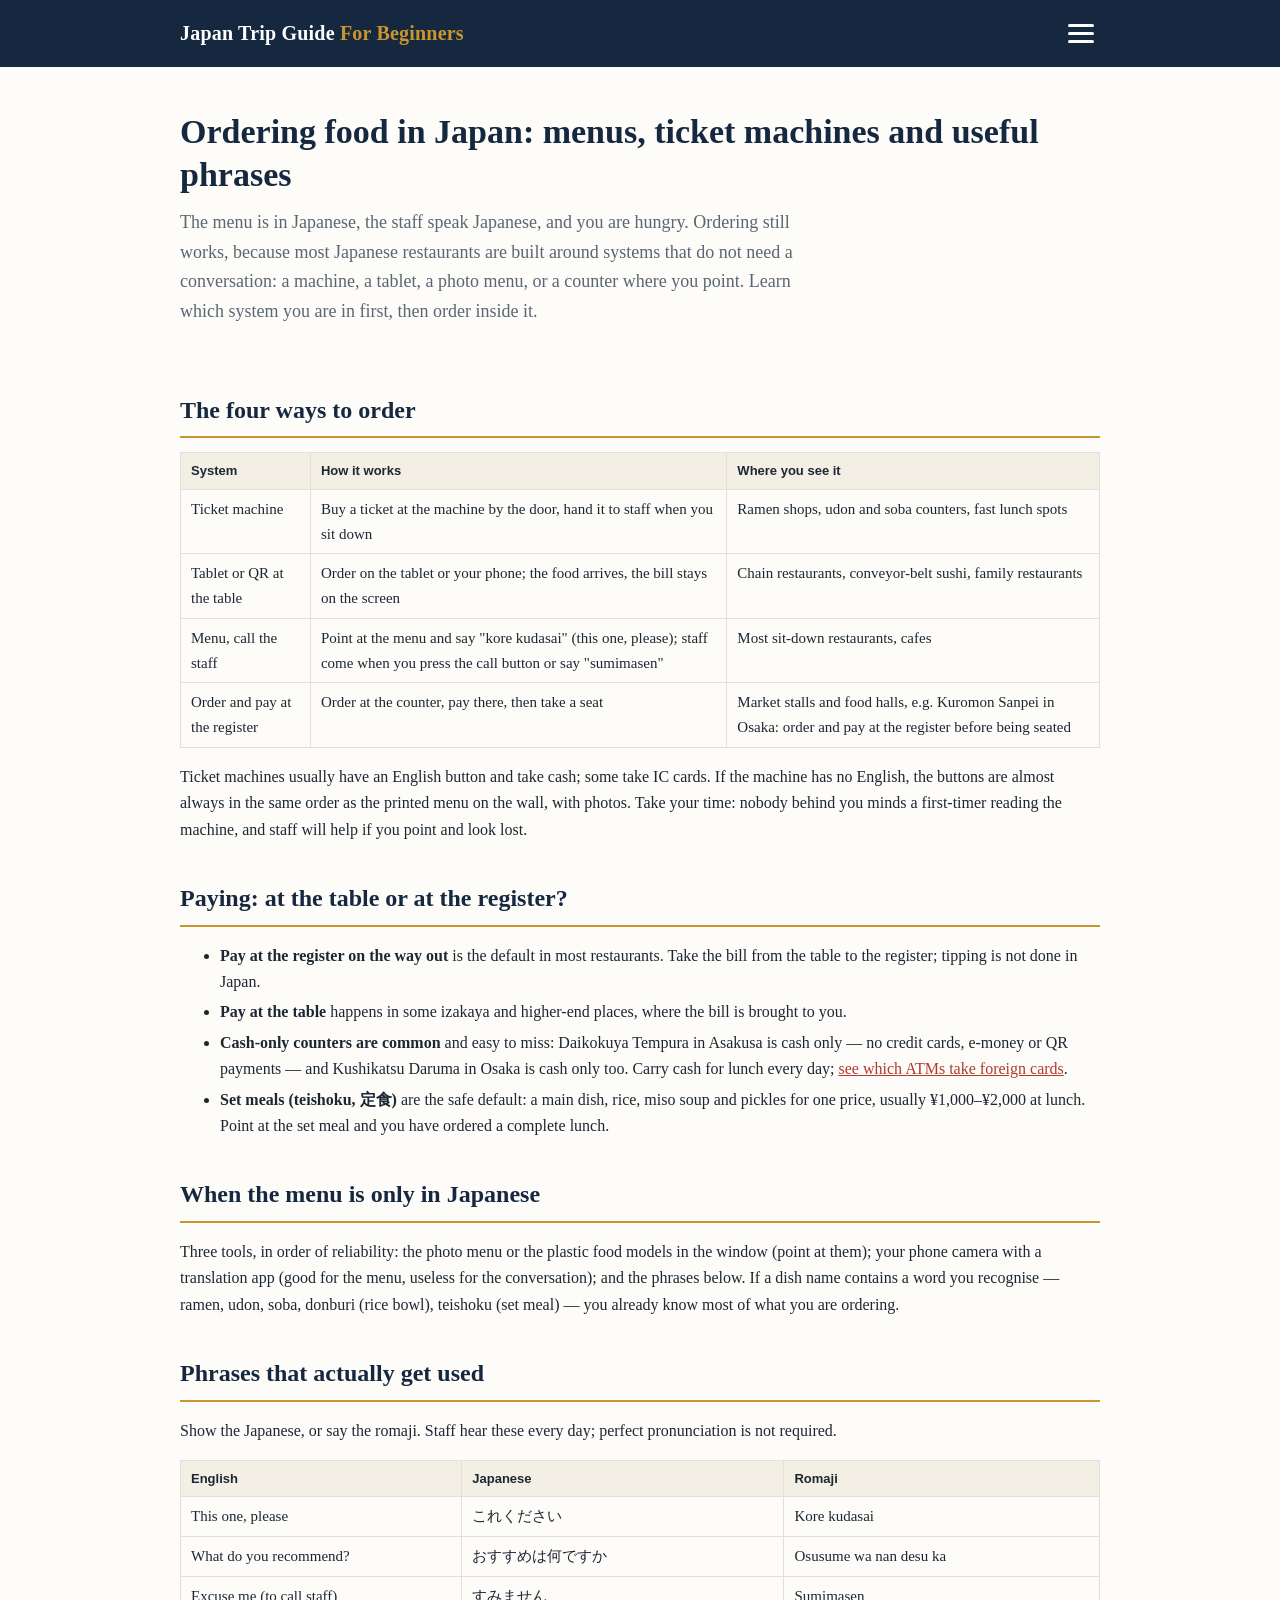
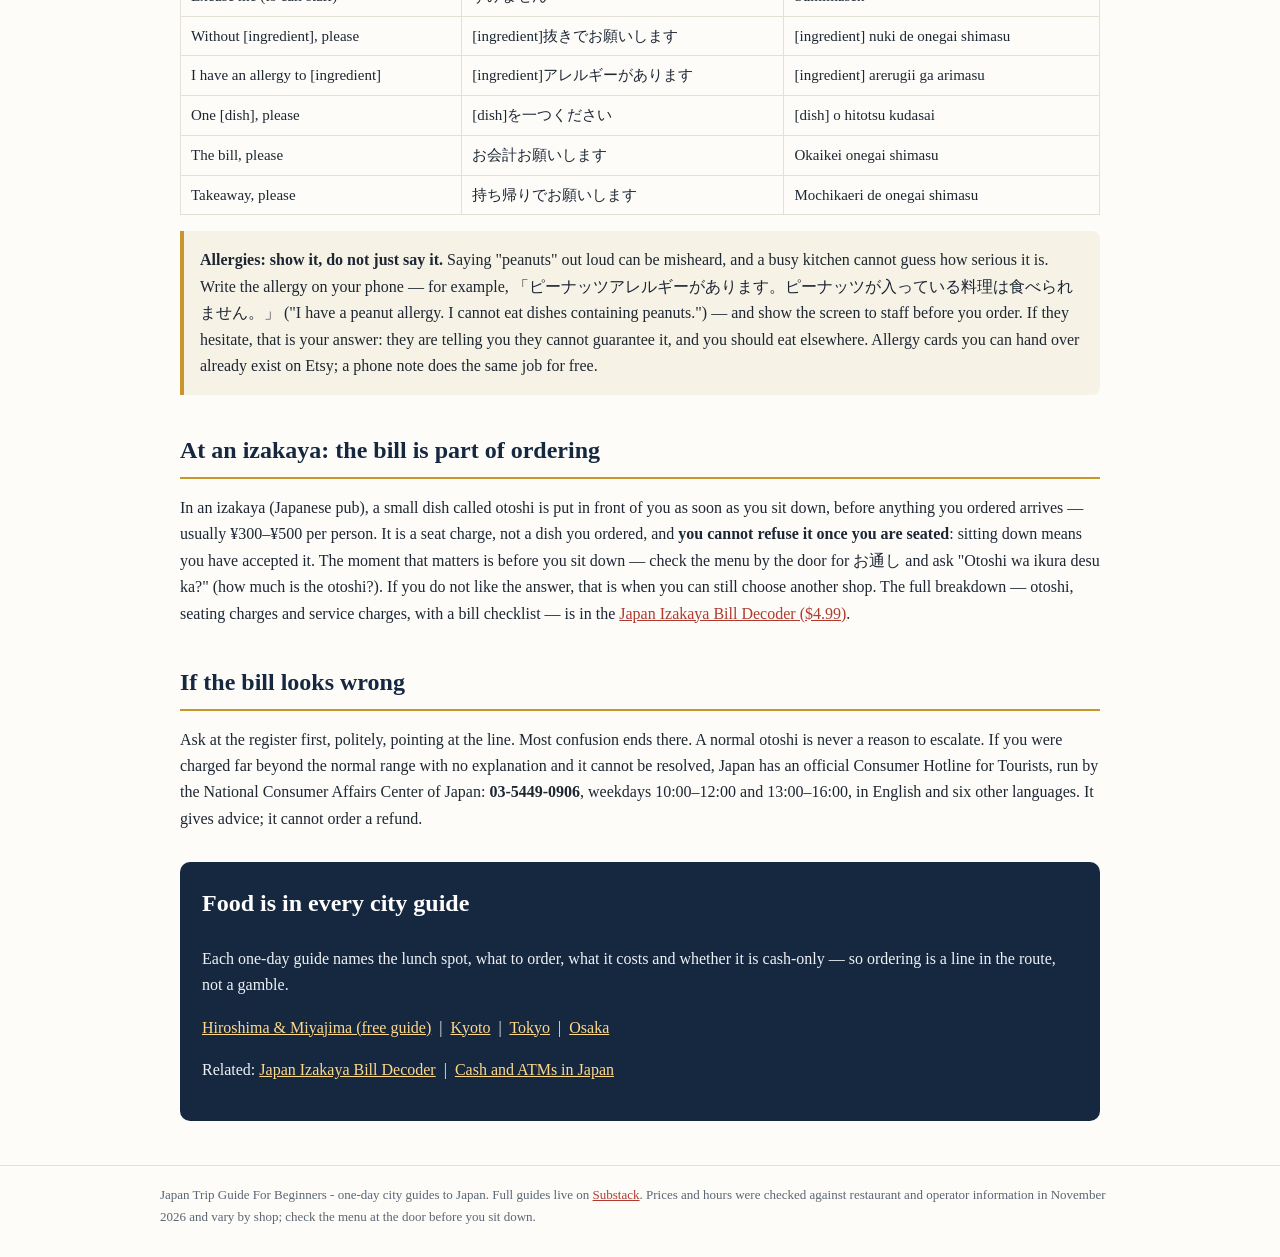
<file: ordering-food.html>
<!DOCTYPE html>
<html lang="en">
<head>
<meta charset="utf-8">
<meta name="viewport" content="width=device-width, initial-scale=1">
<title>Ordering Food in Japan - Menus, Ticket Machines and Useful Phrases</title>
<meta name="description" content="How to order food in Japan when the menu is in Japanese: ticket vending machines, tablet ordering, ordering at the register, paying, set meals, and the phrases for allergies and dietary needs - including what to show staff instead of explaining.">
<link rel="canonical" href="https://upt-project.github.io/japan-trip-guide/ordering-food.html">
<link rel="icon" type="image/svg+xml" href="favicon.svg">
<link rel="stylesheet" href="styles.css">
<meta property="og:type" content="article">
<meta property="og:title" content="Ordering Food in Japan - Menus, Ticket Machines and Useful Phrases">
<meta property="og:description" content="Ticket machines, tablet ordering, paying at the register, and the phrases that work when the menu is in Japanese.">
<meta property="og:url" content="https://upt-project.github.io/japan-trip-guide/ordering-food.html">
</head>
<body>
<header class="site"><div class="wrap">
<a class="brand" href="index.html">Japan Trip Guide <span>For Beginners</span></a>
<input class="nav-toggle" type="checkbox" id="nav-toggle">
<label class="nav-btn" for="nav-toggle" aria-label="Open menu"><span></span><span></span><span></span></label>
<nav class="main">
<div class="nav-group">
<p class="nav-head">City guides</p>
<a href="hiroshima.html">Hiroshima &amp; Miyajima</a>
<a href="kyoto.html">Kyoto</a>
<a href="tokyo.html">Tokyo</a>
<a href="osaka.html">Osaka</a>
</div>
<div class="nav-group">
<p class="nav-head">Japan know-how</p>
<a href="izakaya-bill-decoder.html">Izakaya Bill Decoder</a>
<a href="coin-lockers.html">Coin Lockers</a>
<a href="cash-and-atms.html">Cash and ATMs</a>
<a href="train-stations.html">Train Stations</a>
<a href="ordering-food.html">Ordering Food</a>
</div>
<a class="nav-sub" href="https://japantripguideforbeginners.substack.com">Substack - subscribe</a>
</nav>
</div></header>

<div class="wrap">
<section class="hero">
<h1>Ordering food in Japan: menus, ticket machines and useful phrases</h1>
<p class="lede">The menu is in Japanese, the staff speak Japanese, and you are hungry. Ordering still works, because most Japanese restaurants are built around systems that do not need a conversation: a machine, a tablet, a photo menu, or a counter where you point. Learn which system you are in first, then order inside it.</p>
</section>

<h2>The four ways to order</h2>
<table class="plan">
<tr><th>System</th><th>How it works</th><th>Where you see it</th></tr>
<tr><td>Ticket machine</td><td>Buy a ticket at the machine by the door, hand it to staff when you sit down</td><td>Ramen shops, udon and soba counters, fast lunch spots</td></tr>
<tr><td>Tablet or QR at the table</td><td>Order on the tablet or your phone; the food arrives, the bill stays on the screen</td><td>Chain restaurants, conveyor-belt sushi, family restaurants</td></tr>
<tr><td>Menu, call the staff</td><td>Point at the menu and say "kore kudasai" (this one, please); staff come when you press the call button or say "sumimasen"</td><td>Most sit-down restaurants, cafes</td></tr>
<tr><td>Order and pay at the register</td><td>Order at the counter, pay there, then take a seat</td><td>Market stalls and food halls, e.g. Kuromon Sanpei in Osaka: order and pay at the register before being seated</td></tr>
</table>
<p>Ticket machines usually have an English button and take cash; some take IC cards. If the machine has no English, the buttons are almost always in the same order as the printed menu on the wall, with photos. Take your time: nobody behind you minds a first-timer reading the machine, and staff will help if you point and look lost.</p>

<h2>Paying: at the table or at the register?</h2>
<ul class="tight">
<li><strong>Pay at the register on the way out</strong> is the default in most restaurants. Take the bill from the table to the register; tipping is not done in Japan.</li>
<li><strong>Pay at the table</strong> happens in some izakaya and higher-end places, where the bill is brought to you.</li>
<li><strong>Cash-only counters are common</strong> and easy to miss: Daikokuya Tempura in Asakusa is cash only &mdash; no credit cards, e-money or QR payments &mdash; and Kushikatsu Daruma in Osaka is cash only too. Carry cash for lunch every day; <a href="cash-and-atms.html">see which ATMs take foreign cards</a>.</li>
<li><strong>Set meals (teishoku, 定食)</strong> are the safe default: a main dish, rice, miso soup and pickles for one price, usually &yen;1,000&ndash;&yen;2,000 at lunch. Point at the set meal and you have ordered a complete lunch.</li>
</ul>

<h2>When the menu is only in Japanese</h2>
<p>Three tools, in order of reliability: the photo menu or the plastic food models in the window (point at them); your phone camera with a translation app (good for the menu, useless for the conversation); and the phrases below. If a dish name contains a word you recognise &mdash; ramen, udon, soba, donburi (rice bowl), teishoku (set meal) &mdash; you already know most of what you are ordering.</p>

<h2>Phrases that actually get used</h2>
<p>Show the Japanese, or say the romaji. Staff hear these every day; perfect pronunciation is not required.</p>
<table class="plan">
<tr><th>English</th><th>Japanese</th><th>Romaji</th></tr>
<tr><td>This one, please</td><td>これください</td><td>Kore kudasai</td></tr>
<tr><td>What do you recommend?</td><td>おすすめは何ですか</td><td>Osusume wa nan desu ka</td></tr>
<tr><td>Excuse me (to call staff)</td><td>すみません</td><td>Sumimasen</td></tr>
<tr><td>Without [ingredient], please</td><td>[ingredient]抜きでお願いします</td><td>[ingredient] nuki de onegai shimasu</td></tr>
<tr><td>I have an allergy to [ingredient]</td><td>[ingredient]アレルギーがあります</td><td>[ingredient] arerugii ga arimasu</td></tr>
<tr><td>One [dish], please</td><td>[dish]を一つください</td><td>[dish] o hitotsu kudasai</td></tr>
<tr><td>The bill, please</td><td>お会計お願いします</td><td>Okaikei onegai shimasu</td></tr>
<tr><td>Takeaway, please</td><td>持ち帰りでお願いします</td><td>Mochikaeri de onegai shimasu</td></tr>
</table>

<div class="callout">
<p><strong>Allergies: show it, do not just say it.</strong> Saying "peanuts" out loud can be misheard, and a busy kitchen cannot guess how serious it is. Write the allergy on your phone &mdash; for example, 「ピーナッツアレルギーがあります。ピーナッツが入っている料理は食べられません。」 ("I have a peanut allergy. I cannot eat dishes containing peanuts.") &mdash; and show the screen to staff before you order. If they hesitate, that is your answer: they are telling you they cannot guarantee it, and you should eat elsewhere. Allergy cards you can hand over already exist on Etsy; a phone note does the same job for free.</p>
</div>

<h2>At an izakaya: the bill is part of ordering</h2>
<p>In an izakaya (Japanese pub), a small dish called otoshi is put in front of you as soon as you sit down, before anything you ordered arrives &mdash; usually &yen;300&ndash;&yen;500 per person. It is a seat charge, not a dish you ordered, and <strong>you cannot refuse it once you are seated</strong>: sitting down means you have accepted it. The moment that matters is before you sit down &mdash; check the menu by the door for お通し and ask "Otoshi wa ikura desu ka?" (how much is the otoshi?). If you do not like the answer, that is when you can still choose another shop. The full breakdown &mdash; otoshi, seating charges and service charges, with a bill checklist &mdash; is in the <a href="izakaya-bill-decoder.html">Japan Izakaya Bill Decoder ($4.99)</a>.</p>

<h2>If the bill looks wrong</h2>
<p>Ask at the register first, politely, pointing at the line. Most confusion ends there. A normal otoshi is never a reason to escalate. If you were charged far beyond the normal range with no explanation and it cannot be resolved, Japan has an official Consumer Hotline for Tourists, run by the National Consumer Affairs Center of Japan: <strong>03-5449-0906</strong>, weekdays 10:00&ndash;12:00 and 13:00&ndash;16:00, in English and six other languages. It gives advice; it cannot order a refund.</p>

<div class="cta">
<h2>Food is in every city guide</h2>
<p>Each one-day guide names the lunch spot, what to order, what it costs and whether it is cash-only &mdash; so ordering is a line in the route, not a gamble.</p>
<p><a href="hiroshima.html">Hiroshima &amp; Miyajima (free guide)</a> &nbsp;|&nbsp; <a href="kyoto.html">Kyoto</a> &nbsp;|&nbsp; <a href="tokyo.html">Tokyo</a> &nbsp;|&nbsp; <a href="osaka.html">Osaka</a></p>
<p>Related: <a href="izakaya-bill-decoder.html">Japan Izakaya Bill Decoder</a> &nbsp;|&nbsp; <a href="cash-and-atms.html">Cash and ATMs in Japan</a></p>
</div>
</div>

<footer class="site"><div class="wrap">
Japan Trip Guide For Beginners - one-day city guides to Japan. Full guides live on <a href="https://japantripguideforbeginners.substack.com">Substack</a>. Prices and hours were checked against restaurant and operator information in November 2026 and vary by shop; check the menu at the door before you sit down.
</div></footer>
</body>
</html>
</file>
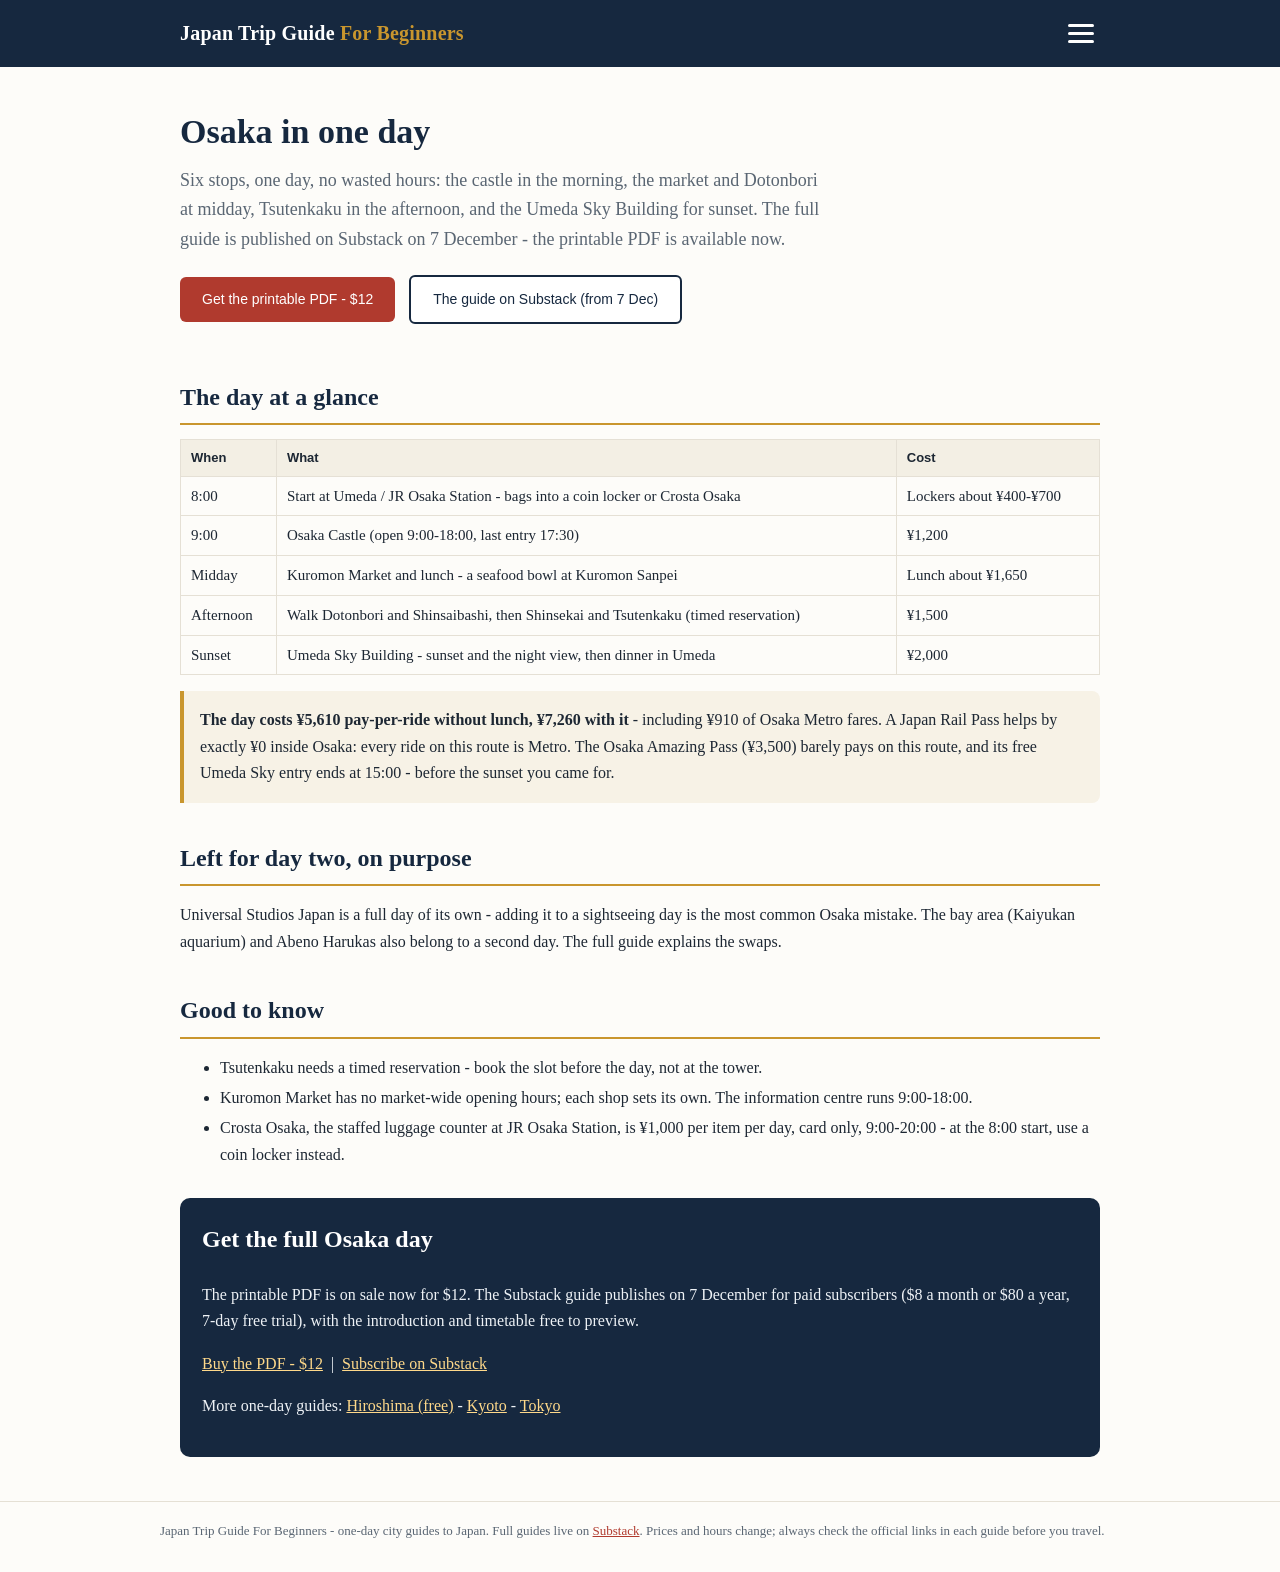
<file: osaka.html>
<!DOCTYPE html>
<html lang="en">
<head>
<meta charset="utf-8">
<meta name="viewport" content="width=device-width, initial-scale=1">
<title>Osaka in One Day - A First-Timer's Itinerary and Costs</title>
<meta name="description" content="Osaka in one day for first-time visitors: Osaka Castle, Kuromon Market, Dotonbori, Tsutenkaku and the Umeda Sky Building at sunset. 910 yen of Metro fares; 5,610 yen for the day, 7,260 yen with lunch. Guide published 7 December.">
<link rel="canonical" href="https://upt-project.github.io/japan-trip-guide/osaka.html">
<link rel="icon" type="image/svg+xml" href="favicon.svg">
<link rel="stylesheet" href="styles.css">
<meta property="og:type" content="article">
<meta property="og:title" content="Osaka in One Day - A First-Timer's Itinerary and Costs">
<meta property="og:description" content="Osaka Castle, Kuromon Market, Dotonbori, Tsutenkaku and the Umeda Sky Building at sunset - 5,610 yen for the day, 7,260 yen with lunch.">
<meta property="og:url" content="https://upt-project.github.io/japan-trip-guide/osaka.html">
</head>
<body>
<header class="site"><div class="wrap">
<a class="brand" href="index.html">Japan Trip Guide <span>For Beginners</span></a>
<input class="nav-toggle" type="checkbox" id="nav-toggle">
<label class="nav-btn" for="nav-toggle" aria-label="Open menu"><span></span><span></span><span></span></label>
<nav class="main">
<div class="nav-group">
<p class="nav-head">City guides</p>
<a href="hiroshima.html">Hiroshima &amp; Miyajima</a>
<a href="kyoto.html">Kyoto</a>
<a href="tokyo.html">Tokyo</a>
<a href="osaka.html">Osaka</a>
</div>
<div class="nav-group">
<p class="nav-head">Japan know-how</p>
<a href="izakaya-bill-decoder.html">Izakaya Bill Decoder</a>
<a href="coin-lockers.html">Coin Lockers</a>
<a href="cash-and-atms.html">Cash and ATMs</a>
<a href="train-stations.html">Train Stations</a>
<a href="ordering-food.html">Ordering Food</a>
</div>
<a class="nav-sub" href="https://japantripguideforbeginners.substack.com">Substack - subscribe</a>
</nav>
</div></header>

<div class="wrap">
<section class="hero">
<h1>Osaka in one day</h1>
<p class="lede">Six stops, one day, no wasted hours: the castle in the morning, the market and Dotonbori at midday, Tsutenkaku in the afternoon, and the Umeda Sky Building for sunset. The full guide is published on Substack on 7 December - the printable PDF is available now.</p>
<a class="btn" href="https://buy.stripe.com/4gM28s1L30Py4YfctXgMw03">Get the printable PDF - $12</a>
<a class="btn secondary" href="https://japantripguideforbeginners.substack.com/p/osaka-in-one-day-a-first-timers-guide">The guide on Substack (from 7 Dec)</a>
</section>

<h2>The day at a glance</h2>
<table class="plan">
<tr><th>When</th><th>What</th><th>Cost</th></tr>
<tr><td>8:00</td><td>Start at Umeda / JR Osaka Station - bags into a coin locker or Crosta Osaka</td><td>Lockers about &yen;400-&yen;700</td></tr>
<tr><td>9:00</td><td>Osaka Castle (open 9:00-18:00, last entry 17:30)</td><td>&yen;1,200</td></tr>
<tr><td>Midday</td><td>Kuromon Market and lunch - a seafood bowl at Kuromon Sanpei</td><td>Lunch about &yen;1,650</td></tr>
<tr><td>Afternoon</td><td>Walk Dotonbori and Shinsaibashi, then Shinsekai and Tsutenkaku (timed reservation)</td><td>&yen;1,500</td></tr>
<tr><td>Sunset</td><td>Umeda Sky Building - sunset and the night view, then dinner in Umeda</td><td>&yen;2,000</td></tr>
</table>
<div class="callout">
<p><strong>The day costs &yen;5,610 pay-per-ride without lunch, &yen;7,260 with it</strong> - including &yen;910 of Osaka Metro fares. A Japan Rail Pass helps by exactly &yen;0 inside Osaka: every ride on this route is Metro. The Osaka Amazing Pass (&yen;3,500) barely pays on this route, and its free Umeda Sky entry ends at 15:00 - before the sunset you came for.</p>
</div>

<h2>Left for day two, on purpose</h2>
<p>Universal Studios Japan is a full day of its own - adding it to a sightseeing day is the most common Osaka mistake. The bay area (Kaiyukan aquarium) and Abeno Harukas also belong to a second day. The full guide explains the swaps.</p>

<h2>Good to know</h2>
<ul class="tight">
<li>Tsutenkaku needs a timed reservation - book the slot before the day, not at the tower.</li>
<li>Kuromon Market has no market-wide opening hours; each shop sets its own. The information centre runs 9:00-18:00.</li>
<li>Crosta Osaka, the staffed luggage counter at JR Osaka Station, is &yen;1,000 per item per day, card only, 9:00-20:00 - at the 8:00 start, use a coin locker instead.</li>
</ul>

<div class="cta">
<h2>Get the full Osaka day</h2>
<p>The printable PDF is on sale now for $12. The Substack guide publishes on 7 December for paid subscribers ($8 a month or $80 a year, 7-day free trial), with the introduction and timetable free to preview.</p>
<p><a href="https://buy.stripe.com/4gM28s1L30Py4YfctXgMw03">Buy the PDF - $12</a> &nbsp;|&nbsp; <a href="https://japantripguideforbeginners.substack.com">Subscribe on Substack</a></p>
<p>More one-day guides: <a href="hiroshima.html">Hiroshima (free)</a> - <a href="kyoto.html">Kyoto</a> - <a href="tokyo.html">Tokyo</a></p>
</div>
</div>

<footer class="site"><div class="wrap">
Japan Trip Guide For Beginners - one-day city guides to Japan. Full guides live on <a href="https://japantripguideforbeginners.substack.com">Substack</a>. Prices and hours change; always check the official links in each guide before you travel.
</div></footer>
</body>
</html>
</file>
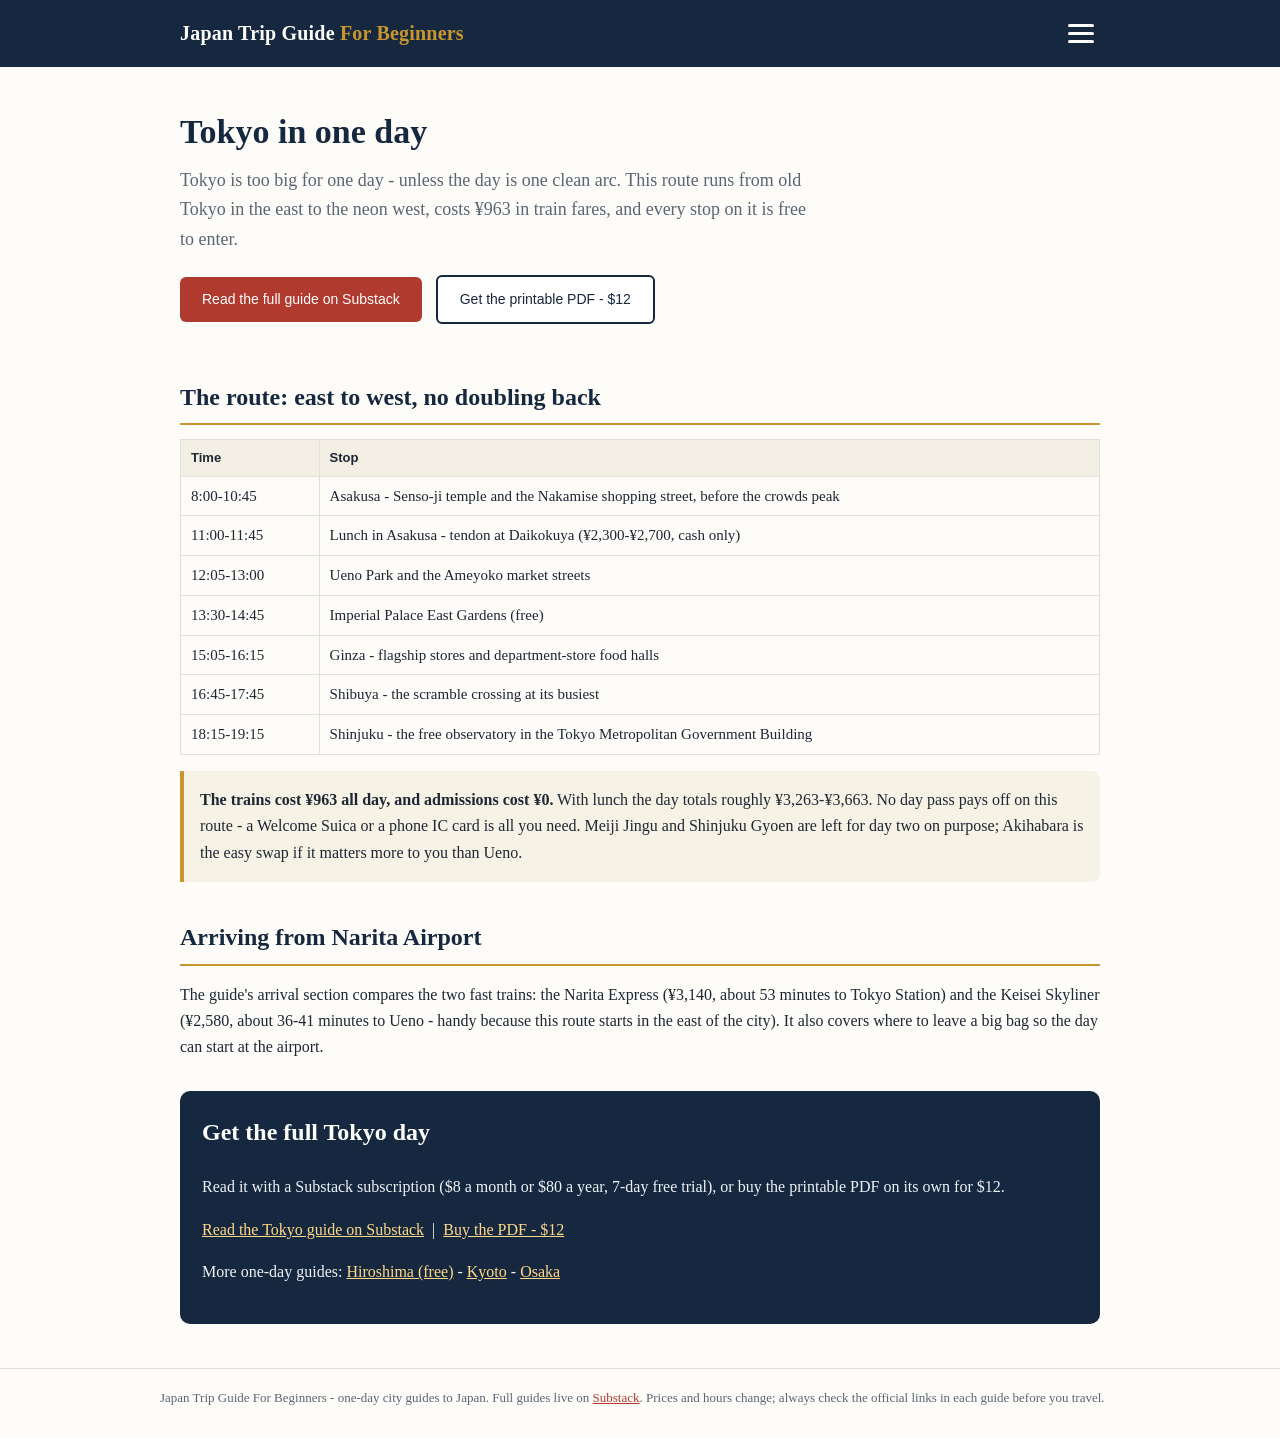
<file: tokyo.html>
<!DOCTYPE html>
<html lang="en">
<head>
<meta charset="utf-8">
<meta name="viewport" content="width=device-width, initial-scale=1">
<title>Tokyo in One Day - A First-Timer's Itinerary for 963 Yen of Train Fares</title>
<meta name="description" content="Tokyo in one day for first-time visitors: Asakusa, Ueno, the Imperial Palace East Gardens, Ginza, Shibuya and Shinjuku in one arc. 963 yen of train fares all day, and every stop is free to enter.">
<link rel="canonical" href="https://upt-project.github.io/japan-trip-guide/tokyo.html">
<link rel="icon" type="image/svg+xml" href="favicon.svg">
<link rel="stylesheet" href="styles.css">
<meta property="og:type" content="article">
<meta property="og:title" content="Tokyo in One Day - A First-Timer's Itinerary for 963 Yen of Train Fares">
<meta property="og:description" content="Asakusa to Shinjuku in one arc: 963 yen of train fares all day, and every stop on the route is free to enter.">
<meta property="og:url" content="https://upt-project.github.io/japan-trip-guide/tokyo.html">
</head>
<body>
<header class="site"><div class="wrap">
<a class="brand" href="index.html">Japan Trip Guide <span>For Beginners</span></a>
<input class="nav-toggle" type="checkbox" id="nav-toggle">
<label class="nav-btn" for="nav-toggle" aria-label="Open menu"><span></span><span></span><span></span></label>
<nav class="main">
<div class="nav-group">
<p class="nav-head">City guides</p>
<a href="hiroshima.html">Hiroshima &amp; Miyajima</a>
<a href="kyoto.html">Kyoto</a>
<a href="tokyo.html">Tokyo</a>
<a href="osaka.html">Osaka</a>
</div>
<div class="nav-group">
<p class="nav-head">Japan know-how</p>
<a href="izakaya-bill-decoder.html">Izakaya Bill Decoder</a>
<a href="coin-lockers.html">Coin Lockers</a>
<a href="cash-and-atms.html">Cash and ATMs</a>
<a href="train-stations.html">Train Stations</a>
<a href="ordering-food.html">Ordering Food</a>
</div>
<a class="nav-sub" href="https://japantripguideforbeginners.substack.com">Substack - subscribe</a>
</nav>
</div></header>

<div class="wrap">
<section class="hero">
<h1>Tokyo in one day</h1>
<p class="lede">Tokyo is too big for one day - unless the day is one clean arc. This route runs from old Tokyo in the east to the neon west, costs &yen;963 in train fares, and every stop on it is free to enter.</p>
<a class="btn" href="https://japantripguideforbeginners.substack.com/p/tokyo-in-one-day-a-first-timers-guide">Read the full guide on Substack</a>
<a class="btn secondary" href="https://buy.stripe.com/bJeaEYahzaq8aiz9hLgMw02">Get the printable PDF - $12</a>
</section>

<h2>The route: east to west, no doubling back</h2>
<table class="plan">
<tr><th>Time</th><th>Stop</th></tr>
<tr><td>8:00-10:45</td><td>Asakusa - Senso-ji temple and the Nakamise shopping street, before the crowds peak</td></tr>
<tr><td>11:00-11:45</td><td>Lunch in Asakusa - tendon at Daikokuya (&yen;2,300-&yen;2,700, cash only)</td></tr>
<tr><td>12:05-13:00</td><td>Ueno Park and the Ameyoko market streets</td></tr>
<tr><td>13:30-14:45</td><td>Imperial Palace East Gardens (free)</td></tr>
<tr><td>15:05-16:15</td><td>Ginza - flagship stores and department-store food halls</td></tr>
<tr><td>16:45-17:45</td><td>Shibuya - the scramble crossing at its busiest</td></tr>
<tr><td>18:15-19:15</td><td>Shinjuku - the free observatory in the Tokyo Metropolitan Government Building</td></tr>
</table>
<div class="callout">
<p><strong>The trains cost &yen;963 all day, and admissions cost &yen;0.</strong> With lunch the day totals roughly &yen;3,263-&yen;3,663. No day pass pays off on this route - a Welcome Suica or a phone IC card is all you need. Meiji Jingu and Shinjuku Gyoen are left for day two on purpose; Akihabara is the easy swap if it matters more to you than Ueno.</p>
</div>

<h2>Arriving from Narita Airport</h2>
<p>The guide's arrival section compares the two fast trains: the Narita Express (&yen;3,140, about 53 minutes to Tokyo Station) and the Keisei Skyliner (&yen;2,580, about 36-41 minutes to Ueno - handy because this route starts in the east of the city). It also covers where to leave a big bag so the day can start at the airport.</p>

<div class="cta">
<h2>Get the full Tokyo day</h2>
<p>Read it with a Substack subscription ($8 a month or $80 a year, 7-day free trial), or buy the printable PDF on its own for $12.</p>
<p><a href="https://japantripguideforbeginners.substack.com/p/tokyo-in-one-day-a-first-timers-guide">Read the Tokyo guide on Substack</a> &nbsp;|&nbsp; <a href="https://buy.stripe.com/bJeaEYahzaq8aiz9hLgMw02">Buy the PDF - $12</a></p>
<p>More one-day guides: <a href="hiroshima.html">Hiroshima (free)</a> - <a href="kyoto.html">Kyoto</a> - <a href="osaka.html">Osaka</a></p>
</div>
</div>

<footer class="site"><div class="wrap">
Japan Trip Guide For Beginners - one-day city guides to Japan. Full guides live on <a href="https://japantripguideforbeginners.substack.com">Substack</a>. Prices and hours change; always check the official links in each guide before you travel.
</div></footer>
</body>
</html>
</file>
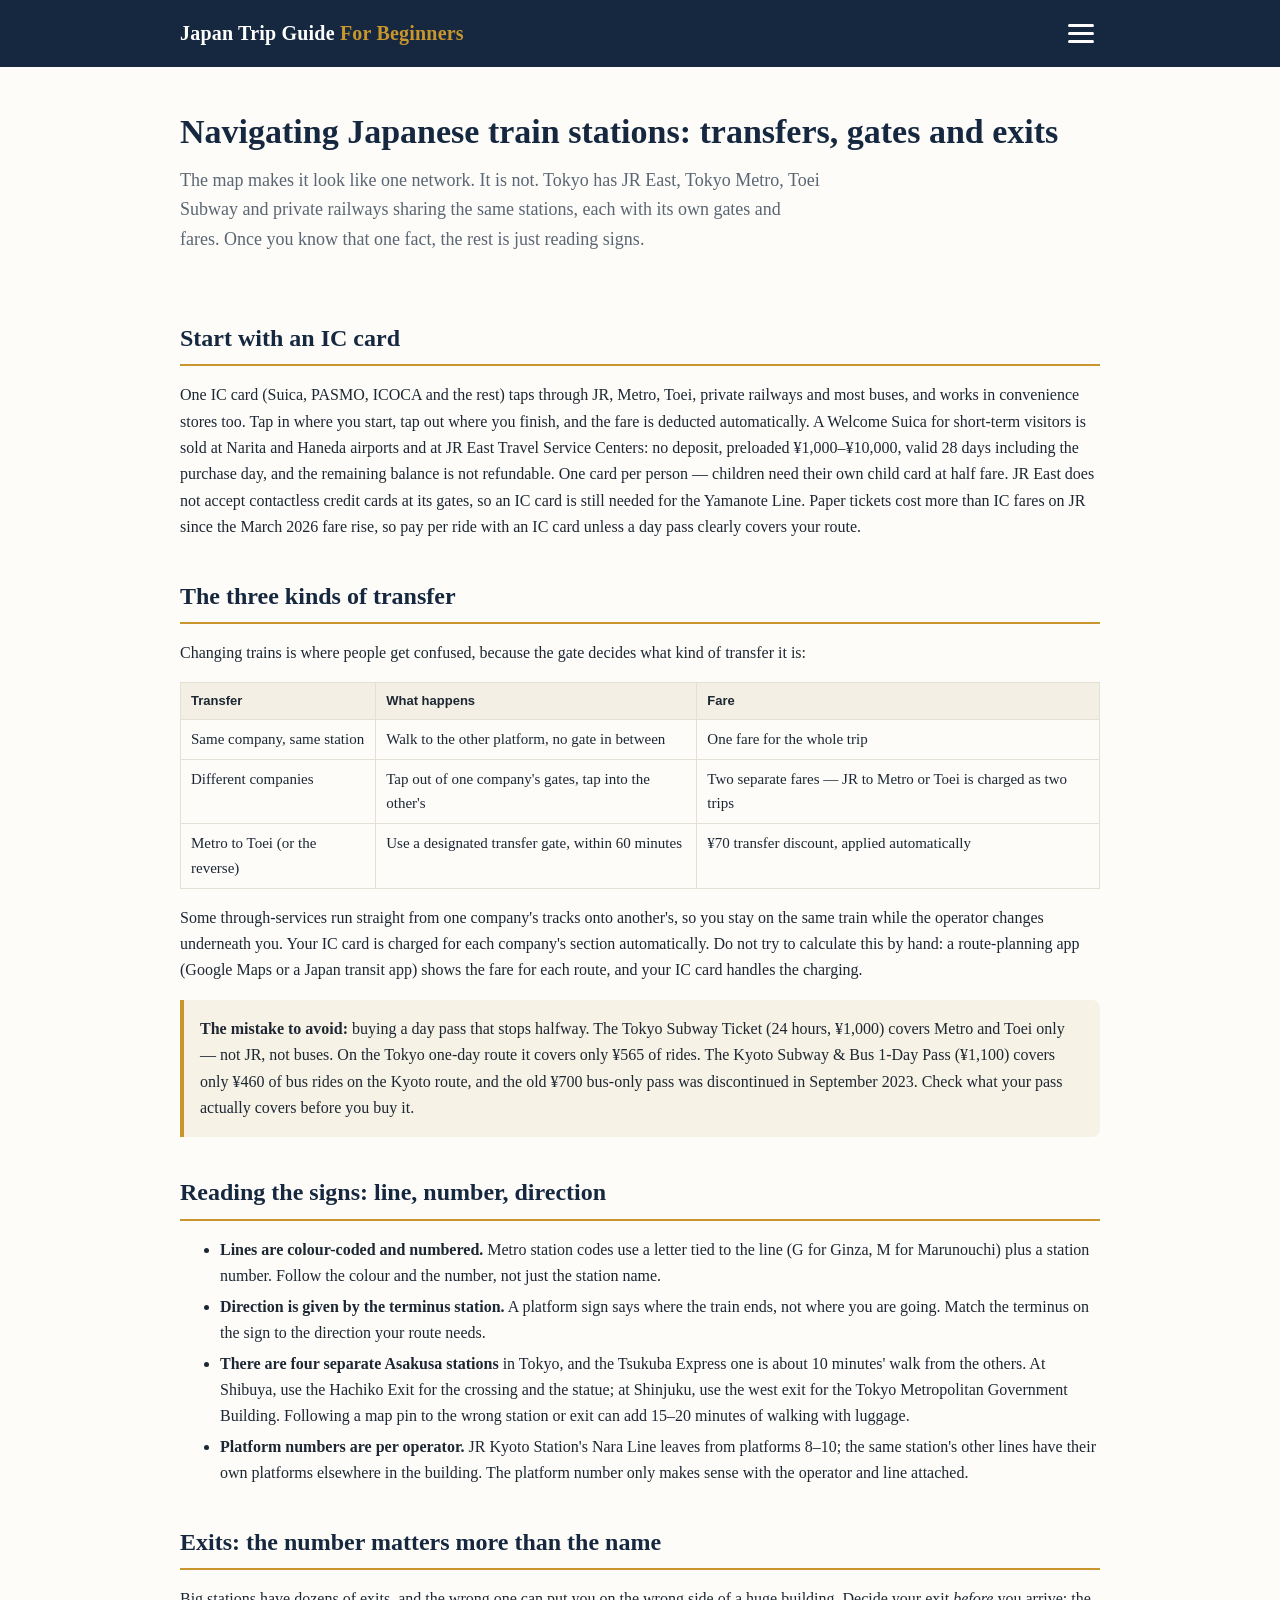
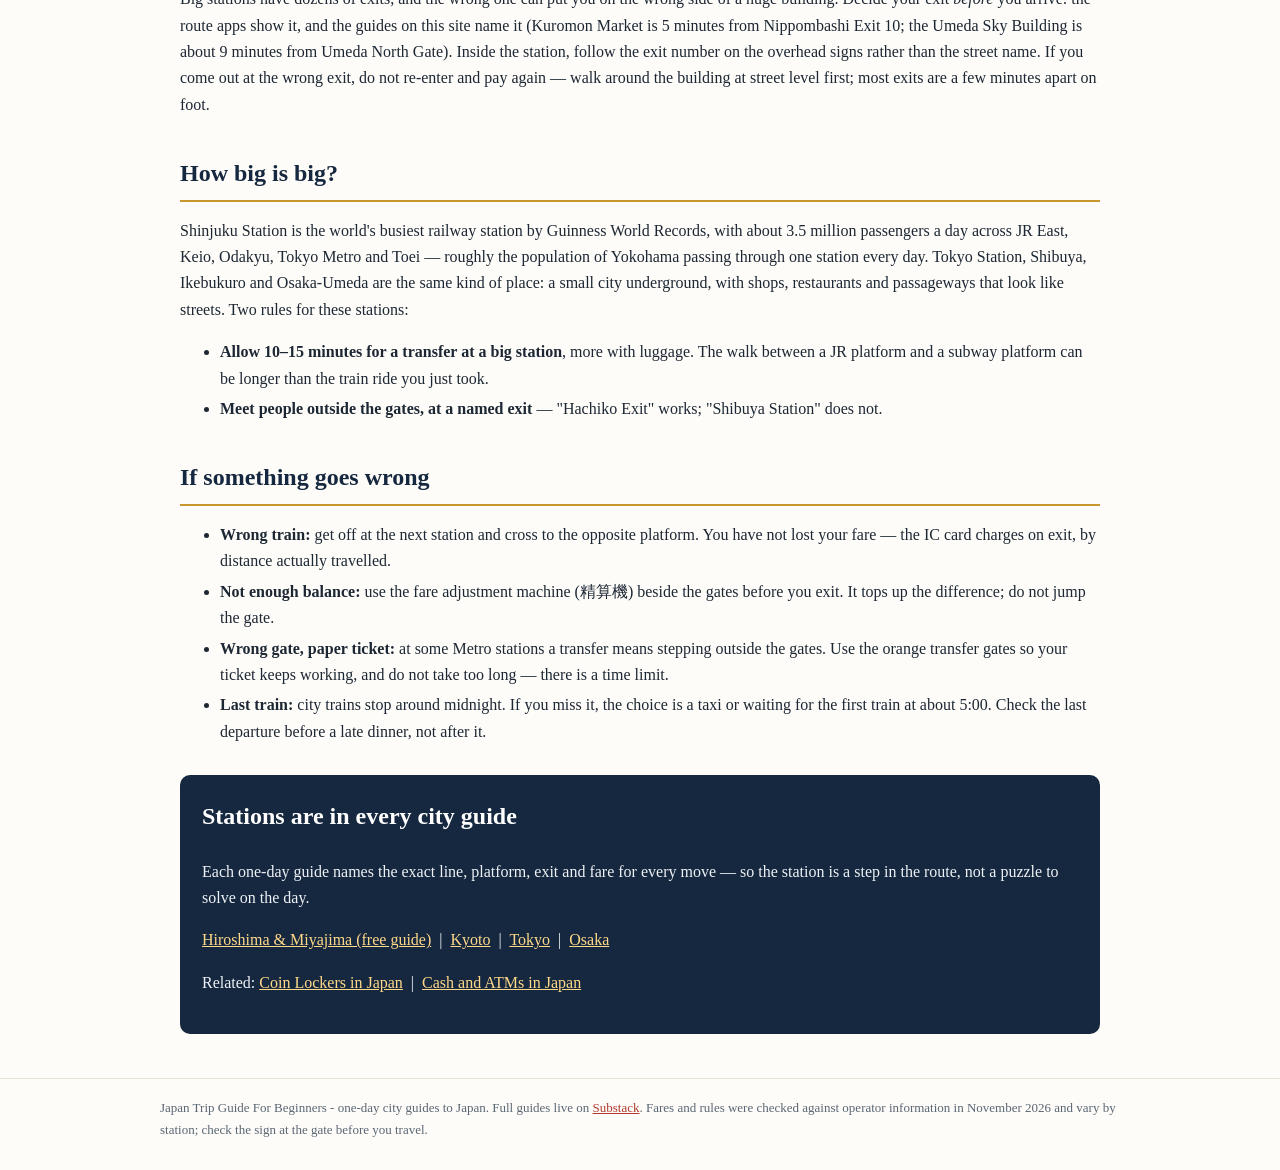
<file: train-stations.html>
<!DOCTYPE html>
<html lang="en">
<head>
<meta charset="utf-8">
<meta name="viewport" content="width=device-width, initial-scale=1">
<title>Navigating Japanese Train Stations - Transfers, Gates and Exits</title>
<meta name="description" content="Japanese stations look like one network but are several companies sharing a building. How IC cards, ticket gates, transfers between JR, Metro and Toei, exit numbers and time buffers actually work - with Shinjuku, Tokyo and Osaka-Umeda as examples.">
<link rel="canonical" href="https://upt-project.github.io/japan-trip-guide/train-stations.html">
<link rel="icon" type="image/svg+xml" href="favicon.svg">
<link rel="stylesheet" href="styles.css">
<meta property="og:type" content="article">
<meta property="og:title" content="Navigating Japanese Train Stations - Transfers, Gates and Exits">
<meta property="og:description" content="One map, several companies, separate fares. How transfers, gates and exits work in Japanese stations.">
<meta property="og:url" content="https://upt-project.github.io/japan-trip-guide/train-stations.html">
</head>
<body>
<header class="site"><div class="wrap">
<a class="brand" href="index.html">Japan Trip Guide <span>For Beginners</span></a>
<input class="nav-toggle" type="checkbox" id="nav-toggle">
<label class="nav-btn" for="nav-toggle" aria-label="Open menu"><span></span><span></span><span></span></label>
<nav class="main">
<div class="nav-group">
<p class="nav-head">City guides</p>
<a href="hiroshima.html">Hiroshima &amp; Miyajima</a>
<a href="kyoto.html">Kyoto</a>
<a href="tokyo.html">Tokyo</a>
<a href="osaka.html">Osaka</a>
</div>
<div class="nav-group">
<p class="nav-head">Japan know-how</p>
<a href="izakaya-bill-decoder.html">Izakaya Bill Decoder</a>
<a href="coin-lockers.html">Coin Lockers</a>
<a href="cash-and-atms.html">Cash and ATMs</a>
<a href="train-stations.html">Train Stations</a>
<a href="ordering-food.html">Ordering Food</a>
</div>
<a class="nav-sub" href="https://japantripguideforbeginners.substack.com">Substack - subscribe</a>
</nav>
</div></header>

<div class="wrap">
<section class="hero">
<h1>Navigating Japanese train stations: transfers, gates and exits</h1>
<p class="lede">The map makes it look like one network. It is not. Tokyo has JR East, Tokyo Metro, Toei Subway and private railways sharing the same stations, each with its own gates and fares. Once you know that one fact, the rest is just reading signs.</p>
</section>

<h2>Start with an IC card</h2>
<p>One IC card (Suica, PASMO, ICOCA and the rest) taps through JR, Metro, Toei, private railways and most buses, and works in convenience stores too. Tap in where you start, tap out where you finish, and the fare is deducted automatically. A Welcome Suica for short-term visitors is sold at Narita and Haneda airports and at JR East Travel Service Centers: no deposit, preloaded &yen;1,000&ndash;&yen;10,000, valid 28 days including the purchase day, and the remaining balance is not refundable. One card per person &mdash; children need their own child card at half fare. JR East does not accept contactless credit cards at its gates, so an IC card is still needed for the Yamanote Line. Paper tickets cost more than IC fares on JR since the March 2026 fare rise, so pay per ride with an IC card unless a day pass clearly covers your route.</p>

<h2>The three kinds of transfer</h2>
<p>Changing trains is where people get confused, because the gate decides what kind of transfer it is:</p>
<table class="plan">
<tr><th>Transfer</th><th>What happens</th><th>Fare</th></tr>
<tr><td>Same company, same station</td><td>Walk to the other platform, no gate in between</td><td>One fare for the whole trip</td></tr>
<tr><td>Different companies</td><td>Tap out of one company's gates, tap into the other's</td><td>Two separate fares &mdash; JR to Metro or Toei is charged as two trips</td></tr>
<tr><td>Metro to Toei (or the reverse)</td><td>Use a designated transfer gate, within 60 minutes</td><td>&yen;70 transfer discount, applied automatically</td></tr>
</table>
<p>Some through-services run straight from one company's tracks onto another's, so you stay on the same train while the operator changes underneath you. Your IC card is charged for each company's section automatically. Do not try to calculate this by hand: a route-planning app (Google Maps or a Japan transit app) shows the fare for each route, and your IC card handles the charging.</p>

<div class="callout">
<p><strong>The mistake to avoid:</strong> buying a day pass that stops halfway. The Tokyo Subway Ticket (24 hours, &yen;1,000) covers Metro and Toei only &mdash; not JR, not buses. On the Tokyo one-day route it covers only &yen;565 of rides. The Kyoto Subway &amp; Bus 1-Day Pass (¥1,100) covers only &yen;460 of bus rides on the Kyoto route, and the old &yen;700 bus-only pass was discontinued in September 2023. Check what your pass actually covers before you buy it.</p>
</div>

<h2>Reading the signs: line, number, direction</h2>
<ul class="tight">
<li><strong>Lines are colour-coded and numbered.</strong> Metro station codes use a letter tied to the line (G for Ginza, M for Marunouchi) plus a station number. Follow the colour and the number, not just the station name.</li>
<li><strong>Direction is given by the terminus station.</strong> A platform sign says where the train ends, not where you are going. Match the terminus on the sign to the direction your route needs.</li>
<li><strong>There are four separate Asakusa stations</strong> in Tokyo, and the Tsukuba Express one is about 10 minutes' walk from the others. At Shibuya, use the Hachiko Exit for the crossing and the statue; at Shinjuku, use the west exit for the Tokyo Metropolitan Government Building. Following a map pin to the wrong station or exit can add 15&ndash;20 minutes of walking with luggage.</li>
<li><strong>Platform numbers are per operator.</strong> JR Kyoto Station's Nara Line leaves from platforms 8&ndash;10; the same station's other lines have their own platforms elsewhere in the building. The platform number only makes sense with the operator and line attached.</li>
</ul>

<h2>Exits: the number matters more than the name</h2>
<p>Big stations have dozens of exits, and the wrong one can put you on the wrong side of a huge building. Decide your exit <em>before</em> you arrive: the route apps show it, and the guides on this site name it (Kuromon Market is 5 minutes from Nippombashi Exit 10; the Umeda Sky Building is about 9 minutes from Umeda North Gate). Inside the station, follow the exit number on the overhead signs rather than the street name. If you come out at the wrong exit, do not re-enter and pay again &mdash; walk around the building at street level first; most exits are a few minutes apart on foot.</p>

<h2>How big is big?</h2>
<p>Shinjuku Station is the world's busiest railway station by Guinness World Records, with about 3.5 million passengers a day across JR East, Keio, Odakyu, Tokyo Metro and Toei &mdash; roughly the population of Yokohama passing through one station every day. Tokyo Station, Shibuya, Ikebukuro and Osaka-Umeda are the same kind of place: a small city underground, with shops, restaurants and passageways that look like streets. Two rules for these stations:</p>
<ul class="tight">
<li><strong>Allow 10&ndash;15 minutes for a transfer at a big station</strong>, more with luggage. The walk between a JR platform and a subway platform can be longer than the train ride you just took.</li>
<li><strong>Meet people outside the gates, at a named exit</strong> &mdash; "Hachiko Exit" works; "Shibuya Station" does not.</li>
</ul>

<h2>If something goes wrong</h2>
<ul class="tight">
<li><strong>Wrong train:</strong> get off at the next station and cross to the opposite platform. You have not lost your fare &mdash; the IC card charges on exit, by distance actually travelled.</li>
<li><strong>Not enough balance:</strong> use the fare adjustment machine (精算機) beside the gates before you exit. It tops up the difference; do not jump the gate.</li>
<li><strong>Wrong gate, paper ticket:</strong> at some Metro stations a transfer means stepping outside the gates. Use the orange transfer gates so your ticket keeps working, and do not take too long &mdash; there is a time limit.</li>
<li><strong>Last train:</strong> city trains stop around midnight. If you miss it, the choice is a taxi or waiting for the first train at about 5:00. Check the last departure before a late dinner, not after it.</li>
</ul>

<div class="cta">
<h2>Stations are in every city guide</h2>
<p>Each one-day guide names the exact line, platform, exit and fare for every move &mdash; so the station is a step in the route, not a puzzle to solve on the day.</p>
<p><a href="hiroshima.html">Hiroshima &amp; Miyajima (free guide)</a> &nbsp;|&nbsp; <a href="kyoto.html">Kyoto</a> &nbsp;|&nbsp; <a href="tokyo.html">Tokyo</a> &nbsp;|&nbsp; <a href="osaka.html">Osaka</a></p>
<p>Related: <a href="coin-lockers.html">Coin Lockers in Japan</a> &nbsp;|&nbsp; <a href="cash-and-atms.html">Cash and ATMs in Japan</a></p>
</div>
</div>

<footer class="site"><div class="wrap">
Japan Trip Guide For Beginners - one-day city guides to Japan. Full guides live on <a href="https://japantripguideforbeginners.substack.com">Substack</a>. Fares and rules were checked against operator information in November 2026 and vary by station; check the sign at the gate before you travel.
</div></footer>
</body>
</html>
</file>
<file: styles.css>
:root{
  --navy:#16283f; --vermillion:#b03a2e; --ink:#1d2733; --muted:#5a6673;
  --bg:#fdfcf9; --card:#ffffff; --line:#e5e0d5; --gold:#c9962e;
}
*{box-sizing:border-box}
body{margin:0;font-family:Georgia,'Times New Roman',serif;background:var(--bg);color:var(--ink);line-height:1.65}
a{color:var(--vermillion)}
header.site{background:var(--navy);color:#fff;padding:14px 20px}
header.site .wrap{max-width:960px;margin:0 auto;display:flex;flex-wrap:wrap;align-items:center;gap:10px 22px}
.brand{font-size:20px;font-weight:bold;color:#fff;text-decoration:none;letter-spacing:.2px}
.brand span{color:var(--gold)}
.nav-toggle{position:absolute;opacity:0;pointer-events:none}
.nav-btn{margin-left:auto;display:flex;flex-direction:column;justify-content:center;gap:5px;cursor:pointer;padding:10px 6px}
.nav-btn span{display:block;width:26px;height:3px;background:#fff;border-radius:2px}
nav.main{display:none;flex-basis:100%;flex-wrap:wrap;gap:14px 44px;font-family:Verdana,Geneva,sans-serif;font-size:14px;border-top:1px solid rgba(255,255,255,.25);padding:12px 0 4px;margin-top:4px}
.nav-toggle:checked~nav.main{display:flex}
.nav-group{display:flex;flex-direction:column;gap:7px;min-width:170px}
.nav-head{margin:0 0 3px;font-size:11px;letter-spacing:1.6px;text-transform:uppercase;color:var(--gold)}
nav.main a{color:#dfe6ee;text-decoration:none}
nav.main a:hover{color:#fff;text-decoration:underline}
.nav-sub{flex-basis:100%;border-top:1px solid rgba(255,255,255,.25);padding-top:10px}
.wrap{max-width:960px;margin:0 auto;padding:0 20px}
.hero{padding:44px 0 8px;text-align:left}
.hero h1{font-size:34px;line-height:1.25;margin:0 0 12px;color:var(--navy)}
.hero p.lede{font-size:18px;color:var(--muted);margin:0 0 20px;max-width:640px}
.btn{display:inline-block;background:var(--vermillion);color:#fff;text-decoration:none;padding:11px 22px;border-radius:6px;font-family:Verdana,Geneva,sans-serif;font-size:14px;margin:0 10px 10px 0}
.btn.secondary{background:#fff;color:var(--navy);border:2px solid var(--navy)}
.btn:hover{opacity:.92}
h2{color:var(--navy);font-size:24px;margin:36px 0 10px;border-bottom:2px solid var(--gold);padding-bottom:6px}
h3{color:var(--navy);font-size:19px;margin:22px 0 6px}
.cards{display:grid;grid-template-columns:repeat(auto-fit,minmax(260px,1fr));gap:16px;margin:18px 0}
.card{background:var(--card);border:1px solid var(--line);border-radius:10px;padding:18px}
.card h3{margin-top:0}
.card p{margin:6px 0;font-size:15px}
.tag{display:inline-block;background:var(--navy);color:#fff;font-family:Verdana,Geneva,sans-serif;font-size:11px;padding:2px 9px;border-radius:10px;margin-bottom:8px}
.tag.free{background:#2e7d4f}
.tag.soon{background:var(--gold);color:#231a00}
table.plan{border-collapse:collapse;width:100%;margin:14px 0;font-size:15px}
table.plan th,table.plan td{border:1px solid var(--line);padding:7px 10px;text-align:left;vertical-align:top}
table.plan th{background:#f3efe4;font-family:Verdana,Geneva,sans-serif;font-size:13px}
.callout{background:#f7f2e6;border-left:4px solid var(--gold);padding:12px 16px;margin:16px 0;border-radius:0 8px 8px 0}
.callout p{margin:4px 0}
.cta{background:var(--navy);color:#eef2f6;border-radius:10px;padding:22px;margin:30px 0}
.cta h2{color:#fff;border:none;margin-top:0}
.cta a{color:#ffd98a}
.small{font-size:13px;color:var(--muted)}
footer.site{border-top:1px solid var(--line);margin-top:44px;padding:18px 20px 30px;font-size:13px;color:var(--muted)}
footer.site .wrap{padding:0}
ul.tight li{margin:4px 0}
.price{font-size:20px;color:var(--navy);font-weight:bold}

.hero-photo{background-image:linear-gradient(rgba(16,30,50,.55),rgba(16,30,50,.74)),url("https://images.pexels.com/photos/7204890/pexels-photo-7204890.jpeg?auto=compress&cs=tinysrgb&w=1600");background-size:cover;background-position:center;border-radius:12px;padding:56px 28px 46px;margin-top:22px}
.hero-photo h1{color:#fff}
.hero-photo p.lede{color:#e8edf3}
.hero-photo .btn.secondary{background:transparent;color:#fff;border-color:#fff}
.card-photo{width:100%;height:170px;object-fit:cover;border-radius:6px;display:block;margin-bottom:12px}
.fx{background:var(--card);border:1px solid var(--line);border-radius:10px;padding:18px 20px;margin:26px 0 4px}
.fx-title{border:none;margin:0 0 4px;padding:0;font-size:20px}
.fx-rate{font-size:17px;color:var(--navy);margin:0 0 12px}
.fx-rate b{color:var(--vermillion)}
.fx-note{font-size:13px;color:var(--muted)}
.fx-row{display:flex;align-items:flex-end;gap:12px;flex-wrap:wrap}
.fx-field{display:flex;flex-direction:column;gap:5px;font-family:Verdana,Geneva,sans-serif;font-size:12px;color:var(--muted);flex:1;min-width:150px}
.fx-field input{font-size:19px;padding:9px 12px;border:1px solid var(--line);border-radius:6px;color:var(--ink);width:100%;background:#fff}
.fx-arrow{font-size:20px;color:var(--gold);padding-bottom:8px}
.fx-quick{margin:12px 0 0;font-size:15px;color:var(--navy)}
.fx .small{margin:8px 0 0}
.mapsec{margin:26px 0 4px}
.map-status{font-size:16px;color:var(--navy);min-height:26px;margin:6px 0 0}
#jp-map{max-width:720px;margin:4px auto 0;text-align:center}
#jp-map canvas{max-width:100%;height:auto}
</file>
